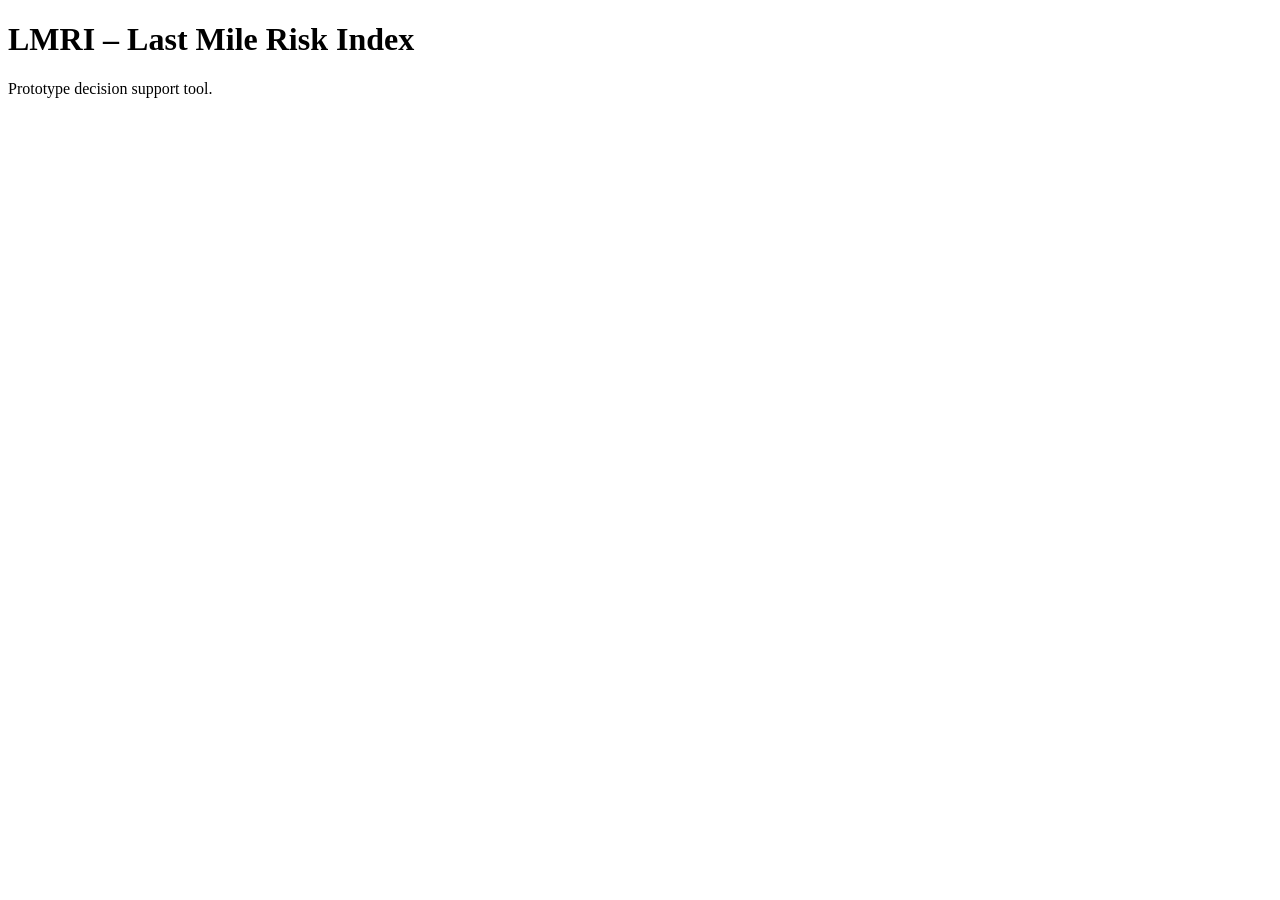
<file: index.html>
<!DOCTYPE html>
<html>
<head>
  <meta charset="utf-8">
  <title>LMRI Nutrition Ethiopia</title>
</head>
<body>
  <h1>LMRI – Last Mile Risk Index</h1>
  <p>Prototype decision support tool.</p>
</body>
</html>
</file>
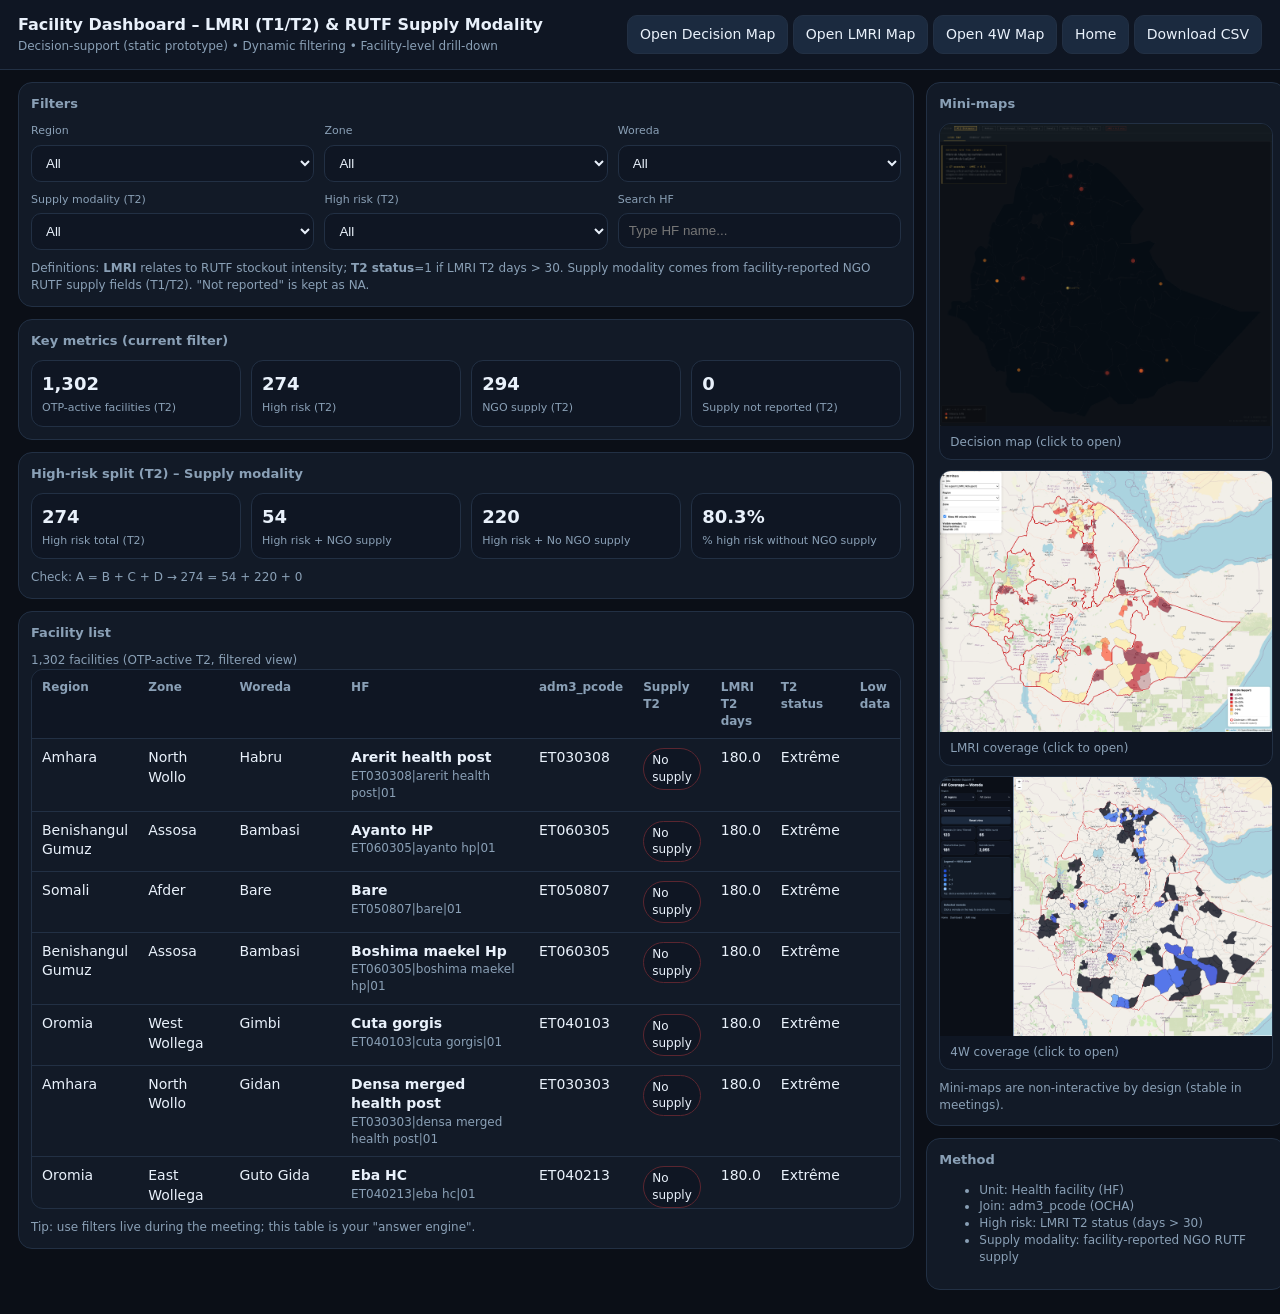
<file: dashboard.html>
<!doctype html>
<html lang="en">
<head>
  <meta charset="utf-8" />
  <meta name="viewport" content="width=device-width,initial-scale=1" />
  <title>Dashboard – Facility LMRI & Supply Modality</title>

  <!-- ✅ PATCH: correct CSS path -->
  <link rel="stylesheet" href="assets/css/app.css" />
</head>

<body>
  <header class="topbar">
    <div class="topbar__left">
      <h1>Facility Dashboard – LMRI (T1/T2) & RUTF Supply Modality</h1>
      <div class="subtitle">Decision-support (static prototype) • Dynamic filtering • Facility-level drill-down</div>
    </div>
    <div class="topbar__right">
      <a class="btn" href="decision-map.html">Open Decision Map</a>
      <a class="btn" href="map.html">Open LMRI Map</a>
      <a class="btn" href="map_4w.html">Open 4W Map</a>
      <a class="btn" href="index.html">Home</a>
      <a class="btn" href="data/dashboard_facility_layer_v2_clean.csv" download>Download CSV</a>
    </div>
  </header>

  <main class="layout">
    <!-- LEFT: Controls + KPIs + Tables -->
    <section class="panel">
      <div class="card">
        <h2>Filters</h2>

        <div class="filters">
          <div>
            <label>Region</label>
            <select id="fRegion"></select>
          </div>

          <div>
            <label>Zone</label>
            <select id="fZone"></select>
          </div>

          <div>
            <label>Woreda</label>
            <select id="fWoreda"></select>
          </div>

          <div>
            <label>Supply modality (T2)</label>
            <select id="fSupplyT2">
              <option value="">All</option>
              <option value="1">NGO supplied RUTF</option>
              <option value="0">No NGO supply</option>
              <option value="na">Not reported</option>
            </select>
          </div>

          <div>
            <label>High risk (T2)</label>
            <select id="fHighRisk">
              <option value="">All</option>
              <option value="1">High risk</option>
              <option value="0">Not high risk</option>
            </select>
          </div>

          <div>
            <label>Search HF</label>
            <input id="fSearch" placeholder="Type HF name..." />
          </div>
        </div>

        <div class="note">
          Definitions: <b>LMRI</b> relates to RUTF stockout intensity; <b>T2 status</b>=1 if LMRI T2 days &gt; 30.
          Supply modality comes from facility-reported NGO RUTF supply fields (T1/T2). "Not reported" is kept as NA.
        </div>
      </div>

      <div class="card">
        <h2>Key metrics (current filter)</h2>
        <div class="kpis" id="kpis"></div>
      </div>

      <div class="card">
        <h2>High-risk split (T2) – Supply modality</h2>
        <div class="hrgrid">
          <div class="hrbox">
            <div class="hrv" id="hrTotal">–</div>
            <div class="hrl">High risk total (T2)</div>
          </div>
          <div class="hrbox">
            <div class="hrv" id="hrSupply">–</div>
            <div class="hrl">High risk + NGO supply</div>
          </div>
          <div class="hrbox">
            <div class="hrv" id="hrNoSupply">–</div>
            <div class="hrl">High risk + No NGO supply</div>
          </div>
          <div class="hrbox">
            <div class="hrv" id="hrPctNoSupply">–</div>
            <div class="hrl">% high risk without NGO supply</div>
          </div>
        </div>

        <div class="small note" id="hrCheck"></div>
      </div>

      <div class="card">
        <h2>Facility list</h2>
        <div class="small" id="countLine"></div>
        <div class="tablewrap">
          <table>
            <thead>
              <tr>
                <th>Region</th>
                <th>Zone</th>
                <th>Woreda</th>
                <th>HF</th>
                <th>adm3_pcode</th>
                <th>Supply T2</th>
                <th>LMRI T2 days</th>
                <th>T2 status</th>
                <th>Low data</th>
              </tr>
            </thead>
            <tbody id="rows"></tbody>
          </table>
        </div>
        <div class="note small">Tip: use filters live during the meeting; this table is your "answer engine".</div>
      </div>
    </section>

    <!-- RIGHT: Mini maps (clickable only) -->
    <aside class="rail">
      <div class="card">
        <h2>Mini-maps</h2>

        <a class="minimap" href="decision-map.html" title="Open Decision Map">
          <img src="assets/img/minimap_decision.png" alt="Decision map minimap" />
          <div class="minimap__label">Decision map (click to open)</div>
        </a>

        <a class="minimap" href="map.html" title="Open LMRI coverage map">
          <img src="assets/img/minimap_lmri.png" alt="LMRI minimap" />
          <div class="minimap__label">LMRI coverage (click to open)</div>
        </a>

        <a class="minimap" href="map_4w.html" title="Open 4W coverage map">
          <img src="assets/img/minimap_4w.png" alt="4W minimap" />
          <div class="minimap__label">4W coverage (click to open)</div>
        </a>

        <div class="note small">Mini-maps are non-interactive by design (stable in meetings).</div>
      </div>

      <div class="card">
        <h2>Method</h2>
        <ul class="small">
          <li>Unit: Health facility (HF)</li>
          <li>Join: adm3_pcode (OCHA)</li>
          <li>High risk: LMRI T2 status (days &gt; 30)</li>
          <li>Supply modality: facility-reported NGO RUTF supply</li>
        </ul>
      </div>
    </aside>
  </main>

  <!-- ✅ PATCH: correct JS path (your repo uses assets/js/) -->
  <script src="assets/js/dashboard.js"></script>
</body>
</html>
</file>
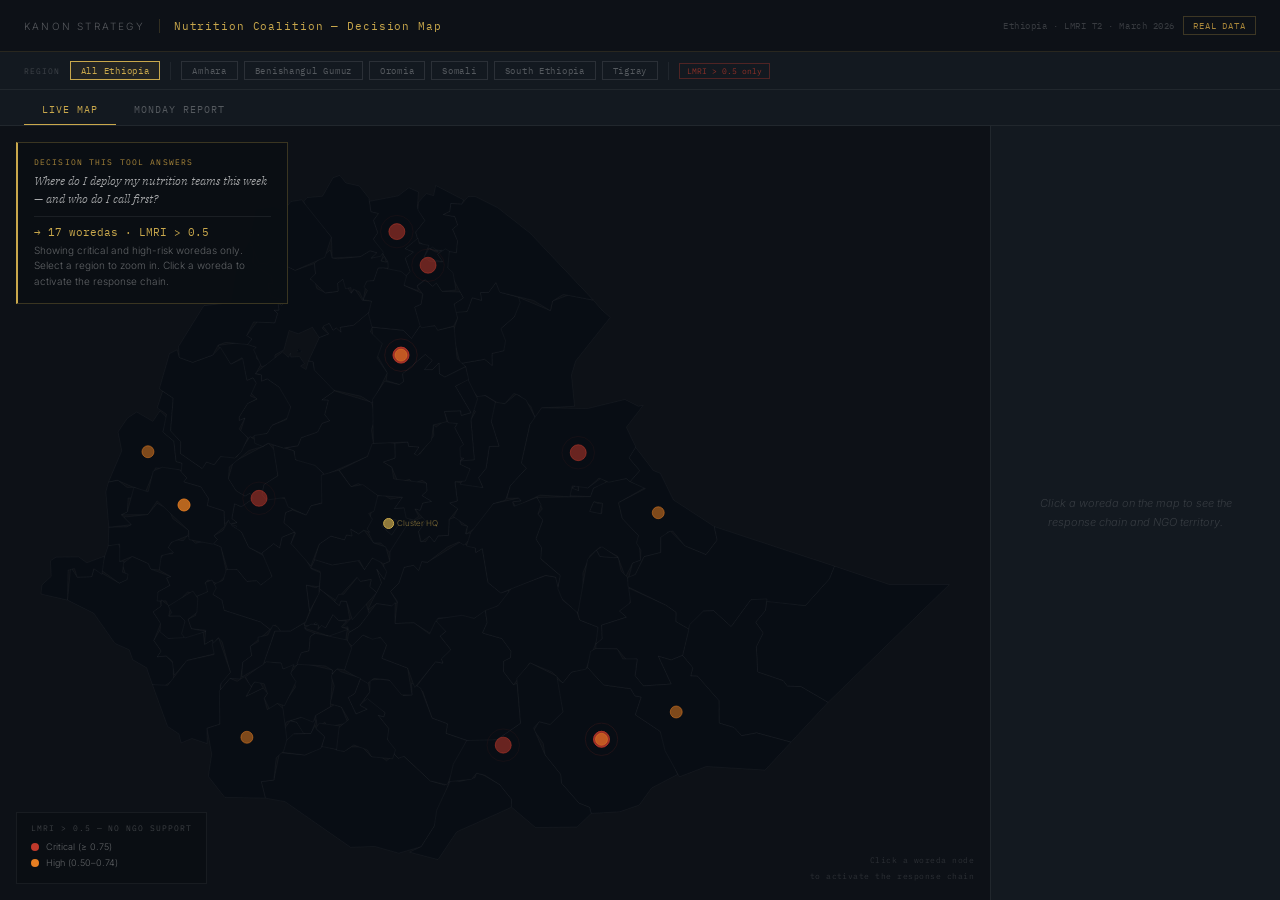
<file: decision-map.html>
<!DOCTYPE html>
<html lang="en">
<head>
<meta charset="UTF-8">
<meta name="viewport" content="width=device-width, initial-scale=1.0">
<title>Nutrition Coalition Decision Map — Ethiopia</title>
<link href="https://fonts.googleapis.com/css2?family=IBM+Plex+Mono:wght@400;500&family=IBM+Plex+Serif:ital,wght@0,300;1,300&family=Inter:wght@300;400;500&display=swap" rel="stylesheet">
<style>
  :root{--void:#0D1117;--void2:#131920;--gold:#C9A84C;--gold-d:#A8863A;--serif:'IBM Plex Serif',Georgia,serif;--sans:'Inter',system-ui,sans-serif;--mono:'IBM Plex Mono',monospace;}
  *,*::before,*::after{box-sizing:border-box;margin:0;padding:0;}
  html,body{height:100%;background:var(--void);color:#fff;font-family:var(--sans);-webkit-font-smoothing:antialiased;overflow:hidden;display:flex;flex-direction:column;}
  header{height:52px;flex-shrink:0;z-index:30;background:var(--void);border-bottom:0.5px solid rgba(201,168,76,0.15);padding:0 24px;display:flex;align-items:center;justify-content:space-between;}
  .h-left{display:flex;align-items:center;gap:14px;}
  .h-brand{font-size:10px;font-weight:300;letter-spacing:0.22em;color:rgba(255,255,255,0.3);text-transform:uppercase;}
  .h-sep{width:1px;height:14px;background:rgba(201,168,76,0.2);}
  .h-title{font-family:var(--mono);font-size:11px;color:var(--gold);letter-spacing:0.08em;}
  .h-right{display:flex;align-items:center;gap:8px;}
  .h-meta{font-family:var(--mono);font-size:9px;color:rgba(255,255,255,0.18);letter-spacing:0.06em;}
  .h-badge{font-family:var(--mono);font-size:9px;letter-spacing:0.1em;text-transform:uppercase;padding:3px 9px;border:0.5px solid rgba(201,168,76,0.25);color:var(--gold-d);}

  /* REGION FILTER BAR */
  .filter-bar{
    height:38px;flex-shrink:0;background:var(--void2);
    border-bottom:0.5px solid rgba(255,255,255,0.06);
    display:flex;align-items:center;padding:0 24px;gap:6px;overflow-x:auto;
    scrollbar-width:none;
  }
  .filter-bar::-webkit-scrollbar{display:none;}
  .filter-label{font-family:var(--mono);font-size:8px;letter-spacing:0.12em;text-transform:uppercase;color:rgba(255,255,255,0.18);margin-right:4px;white-space:nowrap;flex-shrink:0;}
  .region-btn{
    font-family:var(--mono);font-size:9px;letter-spacing:0.08em;
    padding:3px 10px;border:0.5px solid rgba(255,255,255,0.1);
    color:rgba(255,255,255,0.28);background:transparent;cursor:pointer;
    transition:all 0.15s;white-space:nowrap;flex-shrink:0;user-select:none;
  }
  .region-btn:hover{border-color:rgba(255,255,255,0.3);color:rgba(255,255,255,0.65);}
  .region-btn.active{border-color:var(--gold);color:var(--gold);background:rgba(201,168,76,0.08);}
  .filter-sep{width:1px;height:18px;background:rgba(255,255,255,0.06);flex-shrink:0;margin:0 4px;}
  .lmri-badge{font-family:var(--mono);font-size:8px;padding:2px 7px;border:0.5px solid rgba(192,57,43,0.35);color:rgba(192,57,43,0.7);flex-shrink:0;}

  .tabs{height:36px;flex-shrink:0;background:var(--void2);border-bottom:0.5px solid rgba(255,255,255,0.06);display:flex;align-items:flex-end;padding:0 24px;z-index:20;}
  .tab{font-family:var(--mono);font-size:10px;letter-spacing:0.1em;text-transform:uppercase;color:rgba(255,255,255,0.28);padding:0 18px 8px;border-bottom:1.5px solid transparent;cursor:pointer;transition:color 0.15s;user-select:none;}
  .tab:hover{color:rgba(255,255,255,0.55);}
  .tab.active{color:var(--gold);border-bottom-color:var(--gold);}
  .workspace{flex:1;display:flex;overflow:hidden;}
  .map-view{flex:1;position:relative;overflow:hidden;display:flex;}
  #mapCanvas{display:block;flex:1;cursor:default;}

  .decision-box{position:absolute;top:16px;left:16px;z-index:20;background:rgba(10,14,19,0.96);border:0.5px solid rgba(201,168,76,0.25);border-left:2px solid var(--gold);padding:14px 16px;width:272px;}
  .db-qlabel{font-family:var(--mono);font-size:8px;letter-spacing:0.14em;text-transform:uppercase;color:var(--gold-d);margin-bottom:5px;}
  .db-q{font-family:var(--serif);font-size:12px;font-weight:300;font-style:italic;color:rgba(255,255,255,0.65);line-height:1.5;margin-bottom:8px;}
  .db-div{height:0.5px;background:rgba(255,255,255,0.07);margin-bottom:8px;}
  .db-answer{font-family:var(--mono);font-size:11px;color:var(--gold);margin-bottom:4px;}
  .db-sub{font-family:var(--sans);font-size:10px;font-weight:300;color:rgba(255,255,255,0.35);line-height:1.55;}

  .graph-legend{position:absolute;top:16px;right:16px;z-index:20;background:rgba(10,14,19,0.92);border:0.5px solid rgba(255,255,255,0.06);padding:10px 14px;display:none;}
  .graph-legend.visible{display:block;}
  .gl-title{font-family:var(--mono);font-size:8px;letter-spacing:0.12em;text-transform:uppercase;color:rgba(255,255,255,0.2);margin-bottom:8px;}
  .gl-row{display:flex;align-items:center;gap:6px;margin-bottom:5px;}
  .gl-dot{width:7px;height:7px;border-radius:50%;flex-shrink:0;}
  .gl-lbl{font-family:var(--sans);font-size:9px;font-weight:300;color:rgba(255,255,255,0.35);}

  .ngo-territory-legend{position:absolute;bottom:100px;right:16px;z-index:20;background:rgba(10,14,19,0.92);border:0.5px solid rgba(255,255,255,0.06);padding:10px 14px;display:none;}
  .ngo-territory-legend.visible{display:block;}
  .ntl-title{font-family:var(--mono);font-size:8px;letter-spacing:0.12em;text-transform:uppercase;color:rgba(255,255,255,0.2);margin-bottom:6px;}
  .ntl-ngo{font-family:var(--sans);font-size:10px;font-weight:400;margin-bottom:2px;}
  .ntl-sub{font-family:var(--mono);font-size:8px;color:rgba(255,255,255,0.2);letter-spacing:0.04em;}

  .risk-legend{position:absolute;bottom:16px;left:16px;z-index:20;background:rgba(10,14,19,0.9);border:0.5px solid rgba(255,255,255,0.06);padding:10px 14px;}
  .rl-title{font-family:var(--mono);font-size:8px;letter-spacing:0.12em;text-transform:uppercase;color:rgba(255,255,255,0.2);margin-bottom:8px;}
  .rl-row{display:flex;align-items:center;gap:7px;margin-bottom:5px;}
  .rl-dot{width:8px;height:8px;border-radius:50%;flex-shrink:0;}
  .rl-lbl{font-family:var(--sans);font-size:9px;font-weight:300;color:rgba(255,255,255,0.35);}

  .map-hint{position:absolute;bottom:16px;right:16px;z-index:20;text-align:right;}
  .map-hint span{display:block;font-family:var(--mono);font-size:8px;color:rgba(255,255,255,0.13);letter-spacing:0.06em;line-height:2;}

  .panel{width:290px;flex-shrink:0;background:var(--void2);border-left:0.5px solid rgba(255,255,255,0.06);display:flex;flex-direction:column;overflow:hidden;}
  .panel-empty{flex:1;display:flex;align-items:center;justify-content:center;padding:24px;font-family:var(--sans);font-size:11px;font-weight:300;font-style:italic;color:rgba(255,255,255,0.15);line-height:1.7;text-align:center;}
  .panel-content{flex:1;overflow-y:auto;display:none;}
  .pc-block{padding:14px 18px;border-bottom:0.5px solid rgba(255,255,255,0.05);}
  .pc-label{font-family:var(--mono);font-size:8px;letter-spacing:0.14em;text-transform:uppercase;color:var(--gold-d);margin-bottom:8px;}
  .pc-name{font-family:var(--serif);font-size:17px;font-weight:300;color:#fff;line-height:1.3;margin-bottom:3px;}
  .pc-region{font-family:var(--mono);font-size:9px;letter-spacing:0.08em;color:rgba(255,255,255,0.28);margin-bottom:10px;}
  .pc-grid{display:grid;grid-template-columns:1fr 1fr;gap:1px;background:rgba(255,255,255,0.05);margin-bottom:12px;}
  .pg-cell{background:var(--void2);padding:9px 11px;}
  .pg-val{font-family:var(--mono);font-size:16px;font-weight:500;line-height:1;margin-bottom:3px;}
  .pg-lbl{font-family:var(--sans);font-size:9px;font-weight:300;color:rgba(255,255,255,0.25);line-height:1.4;}
  .coverage-badge{display:inline-flex;align-items:center;gap:6px;padding:5px 10px;margin-bottom:12px;font-family:var(--mono);font-size:9px;letter-spacing:0.06em;}
  .pc-action-box{background:rgba(201,168,76,0.05);border:0.5px solid rgba(201,168,76,0.15);border-left:2px solid var(--gold);padding:10px 12px;}
  .pa-label{font-family:var(--mono);font-size:8px;letter-spacing:0.12em;text-transform:uppercase;color:var(--gold-d);margin-bottom:5px;}
  .pa-text{font-family:var(--sans);font-size:11px;font-weight:300;color:rgba(255,255,255,0.7);line-height:1.6;}
  .chain-wrap{display:flex;flex-direction:column;}
  .chain-node{display:flex;align-items:flex-start;gap:10px;padding:10px 8px;cursor:pointer;transition:background 0.12s;border-left:2px solid transparent;}
  .chain-node:hover{background:rgba(255,255,255,0.03);}
  .chain-node.active-node{background:rgba(255,255,255,0.05);border-left-color:var(--gold);}
  .chain-node.gap-node{opacity:0.6;cursor:default;}
  .chain-connector{padding-left:12px;display:flex;align-items:center;gap:8px;height:16px;}
  .chain-line{width:1px;height:100%;background:rgba(255,255,255,0.1);}
  .chain-arrow{font-family:var(--mono);font-size:8px;color:rgba(255,255,255,0.18);}
  .cr-dot{width:7px;height:7px;border-radius:50%;flex-shrink:0;margin-top:3px;}
  .cr-info{flex:1;}
  .cr-org{font-family:var(--sans);font-size:11px;font-weight:400;color:rgba(255,255,255,0.75);}
  .cr-name{font-family:var(--sans);font-size:10px;font-weight:300;color:rgba(255,255,255,0.35);}
  .cr-role{font-family:var(--mono);font-size:8px;color:rgba(255,255,255,0.2);letter-spacing:0.06em;text-transform:uppercase;}
  .cr-location{font-family:var(--mono);font-size:8px;color:rgba(201,168,76,0.5);letter-spacing:0.04em;margin-top:2px;}
  .cr-gap{font-family:var(--mono);font-size:8px;color:#C0392B;letter-spacing:0.06em;text-transform:uppercase;margin-top:2px;}

  .report-view{flex:1;overflow-y:auto;padding:28px 32px;display:none;}
  .report-view.visible{display:block;}
  .map-view.hidden,.panel.hidden{display:none;}
  .report-header{margin-bottom:28px;}
  .report-date{font-family:var(--mono);font-size:9px;letter-spacing:0.12em;color:var(--gold-d);text-transform:uppercase;margin-bottom:8px;}
  .report-title{font-family:var(--serif);font-size:26px;font-weight:300;color:#fff;line-height:1.25;margin-bottom:8px;}
  .report-sub{font-family:var(--sans);font-size:13px;font-weight:300;color:rgba(255,255,255,0.35);line-height:1.6;max-width:620px;}
  .report-rule{width:40px;height:1px;background:var(--gold);margin:18px 0;}
  .report-cards{display:grid;grid-template-columns:repeat(auto-fill,minmax(300px,1fr));gap:1px;background:rgba(255,255,255,0.05);}
  .report-card{background:var(--void2);padding:18px 20px;border-left:3px solid transparent;transition:background 0.15s;cursor:pointer;}
  .report-card:hover{background:#0d1520;}
  .rc-header{display:flex;align-items:flex-start;justify-content:space-between;margin-bottom:8px;gap:12px;}
  .rc-name{font-family:var(--serif);font-size:15px;font-weight:300;color:#fff;line-height:1.3;}
  .rc-region{font-family:var(--mono);font-size:8px;color:rgba(255,255,255,0.25);letter-spacing:0.08em;margin-top:2px;}
  .rc-risk{font-family:var(--mono);font-size:10px;font-weight:500;white-space:nowrap;}
  .rc-stats{display:flex;gap:14px;margin-bottom:8px;}
  .rc-sv{font-family:var(--mono);font-size:14px;font-weight:500;color:rgba(255,255,255,0.7);line-height:1;}
  .rc-sl{font-family:var(--sans);font-size:9px;font-weight:300;color:rgba(255,255,255,0.25);margin-top:2px;}
  .rc-chain{display:flex;align-items:center;gap:4px;margin-top:8px;flex-wrap:wrap;}
  .rc-chain-node{font-family:var(--mono);font-size:8px;padding:2px 6px;border:0.5px solid rgba(255,255,255,0.1);color:rgba(255,255,255,0.3);}
  .rc-chain-arrow{font-family:var(--mono);font-size:8px;color:rgba(255,255,255,0.15);}
  .report-summary{margin-top:28px;padding:18px 22px;background:rgba(201,168,76,0.04);border:0.5px solid rgba(201,168,76,0.15);border-left:2px solid var(--gold);max-width:680px;}
  .rs-label{font-family:var(--mono);font-size:8px;letter-spacing:0.14em;text-transform:uppercase;color:var(--gold-d);margin-bottom:8px;}
  .rs-text{font-family:var(--serif);font-size:14px;font-weight:300;font-style:italic;color:rgba(255,255,255,0.65);line-height:1.7;}
  ::-webkit-scrollbar{width:3px;}
  ::-webkit-scrollbar-thumb{background:rgba(255,255,255,0.08);}
</style>
</head>
<body>
<header>
  <div class="h-left">
    <span class="h-brand">Kanon Strategy</span>
    <div class="h-sep"></div>
    <span class="h-title">Nutrition Coalition — Decision Map</span>
  </div>
  <div class="h-right">
    <span class="h-meta">Ethiopia · LMRI T2 · March 2026</span>
    <span class="h-badge">Real data</span>
  </div>
</header>

<!-- REGION FILTER BAR -->
<div class="filter-bar">
  <span class="filter-label">Region</span>
  <button class="region-btn active" data-region="all">All Ethiopia</button>
  <div class="filter-sep"></div>
  <button class="region-btn" data-region="Amhara">Amhara</button>
  <button class="region-btn" data-region="Benishangul Gumuz">Benishangul Gumuz</button>
  <button class="region-btn" data-region="Oromia">Oromia</button>
  <button class="region-btn" data-region="Somali">Somali</button>
  <button class="region-btn" data-region="South Ethiopia">South Ethiopia</button>
  <button class="region-btn" data-region="Tigray">Tigray</button>
  <div class="filter-sep"></div>
  <span class="lmri-badge">LMRI &gt; 0.5 only</span>
</div>

<div class="tabs">
  <div class="tab active" data-tab="map">Live Map</div>
  <div class="tab" data-tab="report">Monday Report</div>
</div>

<div class="workspace">
  <div class="map-view" id="mapView">
    <canvas id="mapCanvas"></canvas>
    <div class="decision-box">
      <div class="db-qlabel">Decision this tool answers</div>
      <div class="db-q">Where do I deploy my nutrition teams this week — and who do I call first?</div>
      <div class="db-div"></div>
      <div class="db-answer" id="db-answer">→ 17 woredas · LMRI > 0.5</div>
      <div class="db-sub" id="db-sub">Showing critical and high-risk woredas only. Select a region to zoom in. Click a woreda to activate the response chain.</div>
    </div>
    <div class="graph-legend" id="graphLegend">
      <div class="gl-title">Response chain</div>
      <div class="gl-row"><div class="gl-dot" style="background:#C0392B"></div><span class="gl-lbl">Woreda at risk</span></div>
      <div class="gl-row"><div class="gl-dot" style="background:#5B8DB8"></div><span class="gl-lbl">NGO field presence</span></div>
      <div class="gl-row"><div class="gl-dot" style="background:#C0392B;opacity:0.4"></div><span class="gl-lbl">No NGO — gap</span></div>
      <div class="gl-row"><div class="gl-dot" style="background:#9B7FCC"></div><span class="gl-lbl">Regional BoH</span></div>
      <div class="gl-row"><div class="gl-dot" style="background:#C9A84C"></div><span class="gl-lbl">UNICEF Addis</span></div>
    </div>
    <div class="ngo-territory-legend" id="ngoTerritoryLegend">
      <div class="ntl-title">NGO territory</div>
      <div class="ntl-ngo" id="ntlNgoName"></div>
      <div class="ntl-sub" id="ntlNgoSub"></div>
    </div>
    <div class="risk-legend">
      <div class="rl-title">LMRI > 0.5 — no NGO support</div>
      <div class="rl-row"><div class="rl-dot" style="background:#C0392B"></div><span class="rl-lbl">Critical (≥ 0.75)</span></div>
      <div class="rl-row"><div class="rl-dot" style="background:#E67E22"></div><span class="rl-lbl">High (0.50–0.74)</span></div>
    </div>
    <div class="map-hint" id="mapHint">
      <span>Click a woreda node</span>
      <span>to activate the response chain</span>
    </div>
  </div>

  <div class="panel" id="sidePanel">
    <div class="panel-empty" id="panelEmpty">Click a woreda on the map to see the response chain and NGO territory.</div>
    <div class="panel-content" id="panelContent"></div>
  </div>

  <div class="report-view" id="reportView">
    <div class="report-header">
      <div class="report-date" id="reportDate">Monday — Weekly Decision Brief</div>
      <div class="report-title">Where do you deploy<br>your nutrition teams this week?</div>
      <div class="report-rule"></div>
      <div class="report-sub" id="reportSub">Loading...</div>
    </div>
    <div class="report-cards" id="reportCards"></div>
    <div class="report-summary">
      <div class="rs-label">Monday morning summary</div>
      <div class="rs-text" id="reportSummary">Loading...</div>
    </div>
  </div>
</div>

<script>
const GEO      = {"type":"FeatureCollection","features":[{"type":"Feature","properties":{"adm2_pcode":"ET0508","adm2_name":"Afder","adm1_name":"Somali","adm1_pcode":"ET05","center_lat":5.4176,"center_lon":42.2557},"geometry":{"type":"Polygon","coordinates":[[[42.0288,6.6148],[41.7579,6.5405],[41.6197,6.3617],[41.4815,6.4465],[41.6199,5.8778],[41.4085,5.6656],[41.2286,5.7126],[41.1431,5.5696],[41.2949,5.3514],[41.324,5.1564],[41.5812,4.8316],[41.5971,4.6816],[41.8853,4.3491],[42.0591,4.2786],[42.0845,4.1778],[42.5545,4.2063],[42.8767,4.3183],[43.0808,4.6042],[43.5085,4.8293],[43.2241,5.5492],[42.8129,5.8269],[42.9116,6.1237],[42.8066,6.1428],[42.7375,6.2627],[42.2899,6.3266],[42.0288,6.6148]]]}},{"type":"Feature","properties":{"adm2_pcode":"ET1202","adm2_name":"Agnewak","adm1_name":"Gambela","adm1_pcode":"ET12","center_lat":7.3724,"center_lon":34.4926},"geometry":{"type":"Polygon","coordinates":[[[34.8264,8.2619],[34.7853,8.3552],[34.5227,8.4755],[34.3543,8.347],[34.4397,8.0938],[34.306,8.0279],[33.8898,8.2697],[33.8525,8.1361],[33.6144,8.127],[33.5058,8.2937],[33.4539,7.7442],[33.8856,7.5254],[34.2357,7.0197],[34.4718,6.9143],[34.5288,6.7472],[34.757,6.6138],[34.8529,6.332],[35.0113,6.2803],[35.1995,6.4109],[35.1977,6.6802],[35.0799,6.8108],[34.9337,6.7963],[34.9979,6.8929],[34.8771,7.0698],[34.9887,7.3544],[34.8643,7.5453],[34.9985,7.6436],[34.9443,7.8794],[35.141,7.989],[35.0891,8.1139],[35.1577,8.1367],[34.8264,8.2619]]]}},{"type":"Feature","properties":{"adm2_pcode":"ET0712","adm2_name":"Alle","adm1_name":"SNNP","adm1_pcode":"ET07","center_lat":5.5578,"center_lon":37.1684},"geometry":{"type":"Polygon","coordinates":[[[37.126,5.7277],[37.01,5.565],[37.068,5.388],[37.1834,5.5083],[37.3617,5.5118],[37.2299,5.7042],[37.126,5.7277]]]}},{"type":"Feature","properties":{"adm2_pcode":"ET0721","adm2_name":"Amaro","adm1_name":"SNNP","adm1_pcode":"ET07","center_lat":5.8105,"center_lon":37.7772},"geometry":{"type":"Polygon","coordinates":[[[37.8568,5.9987],[37.5427,5.8166],[37.5744,5.6013],[37.6941,5.7066],[37.7342,5.6242],[38.0752,5.6889],[37.9686,5.956],[37.8568,5.9987]]]}},{"type":"Feature","properties":{"adm2_pcode":"ET0408","adm2_name":"Arsi","adm1_name":"Oromia","adm1_pcode":"ET04","center_lat":7.9452,"center_lon":39.6575},"geometry":{"type":"Polygon","coordinates":[[[39.9201,8.7096],[39.3877,8.3766],[39.2925,8.389],[39.2415,8.2396],[39.1594,8.3272],[39.0026,8.2929],[38.9147,8.027],[38.7773,7.8876],[38.8924,7.7241],[38.8498,7.3523],[39.1633,7.3642],[39.4469,7.1806],[39.5663,7.4454],[40.1595,7.4384],[40.5504,7.6495],[40.7094,7.8255],[40.7289,7.9063],[40.5957,7.8636],[40.3853,8.0373],[40.2911,8.6066],[40.1828,8.5391],[40.1763,8.6148],[39.9201,8.7096]]]}},{"type":"Feature","properties":{"adm2_pcode":"ET0603","adm2_name":"Assosa","adm1_name":"Benishangul Gumz","adm1_pcode":"ET06","center_lat":10.2241,"center_lon":34.7796},"geometry":{"type":"Polygon","coordinates":[[[35.0973,10.7883],[34.9782,10.9079],[34.8606,10.732],[34.5944,10.8878],[34.4397,10.7844],[34.2861,10.5542],[34.3483,10.2385],[34.1288,9.7158],[34.2708,9.7488],[34.7351,9.5453],[34.9044,9.9559],[35.3574,9.9111],[35.3413,10.0336],[35.2426,10.0606],[35.2076,10.3996],[35.0262,10.5516],[35.0973,10.7883]]]}},{"type":"Feature","properties":{"adm2_pcode":"ET0309","adm2_name":"Awi","adm1_name":"Amhara","adm1_pcode":"ET03","center_lat":11.2533,"center_lon":36.7086},"geometry":{"type":"Polygon","coordinates":[[[36.3437,12.0541],[35.9344,12.002],[36.1448,11.6856],[36.3291,11.7967],[36.4099,11.4139],[36.5122,11.4583],[36.5639,11.3713],[36.4602,11.2264],[36.575,11.1007],[36.4226,11.0314],[36.2823,10.8039],[36.2852,10.7446],[36.3772,10.7858],[36.302,10.554],[36.4353,10.4525],[36.7448,10.5295],[36.8245,10.664],[37.1007,10.7963],[37.1339,10.9609],[37.0714,11.1793],[36.9418,11.3048],[36.7462,11.4426],[36.6505,11.404],[36.6516,11.5088],[36.552,11.5228],[36.6628,11.7278],[36.5743,11.7758],[36.5664,11.9704],[36.3437,12.0541]]]}},{"type":"Feature","properties":{"adm2_pcode":"ET0201","adm2_name":"Awsi /Zone 1","adm1_name":"Afar","adm1_pcode":"ET02","center_lat":11.8149,"center_lon":41.1996},"geometry":{"type":"Polygon","coordinates":[[[42.2499,12.6034],[42.1209,12.7579],[41.7092,12.8421],[41.4486,12.7432],[41.413,12.5821],[40.891,12.8032],[40.8192,12.4787],[40.5961,12.2832],[40.6459,11.9142],[40.4497,11.867],[40.4546,11.6652],[40.3297,11.7692],[39.927,11.6986],[40.0153,11.6456],[40.0712,11.3256],[40.2198,11.134],[40.3435,11.1647],[40.5676,11.0271],[40.6618,11.0266],[40.8102,11.1985],[40.9083,11.1608],[41.093,10.9804],[41.1668,10.7799],[41.2682,10.9579],[41.8117,10.9839],[41.7599,11.5079],[41.829,11.741],[42.3997,12.4697],[42.2499,12.6034]]]}},{"type":"Feature","properties":{"adm2_pcode":"ET0411","adm2_name":"Bale","adm1_name":"Oromia","adm1_pcode":"ET04","center_lat":6.462,"center_lon":40.0066},"geometry":{"type":"Polygon","coordinates":[[[40.3416,7.5702],[40.1554,7.4376],[39.9575,7.4906],[39.5456,7.4282],[39.5357,7.3518],[39.6889,7.2198],[39.5935,7.1412],[39.7707,6.9151],[39.6156,6.7613],[39.6414,6.6902],[39.5202,6.7142],[39.2061,6.3011],[39.3099,6.2188],[39.463,5.7704],[39.7165,5.6763],[39.6916,5.5162],[40.1744,5.3534],[40.5329,5.4106],[40.9223,5.6834],[40.864,6.351],[40.8047,6.3281],[40.6404,6.5494],[40.6433,6.7226],[40.7536,6.7773],[40.7648,6.8892],[40.6134,7.1019],[40.295,7.1942],[40.3707,7.3682],[40.3416,7.5702]]]}},{"type":"Feature","properties":{"adm2_pcode":"ET0716","adm2_name":"Basketo","adm1_name":"SNNP","adm1_pcode":"ET07","center_lat":6.2644,"center_lon":36.5625},"geometry":{"type":"Polygon","coordinates":[[[36.6178,6.3898],[36.5275,6.3706],[36.397,6.1332],[36.6786,6.273],[36.6178,6.3898]]]}},{"type":"Feature","properties":{"adm2_pcode":"ET1103","adm2_name":"Bench Sheko","adm1_name":"South West Ethiopia","adm1_pcode":"ET11","center_lat":6.8604,"center_lon":35.4253},"geometry":{"type":"Polygon","coordinates":[[[35.1143,7.1021],[34.9702,7.234],[34.8771,7.0698],[34.9979,6.8929],[34.9337,6.7963],[35.0799,6.8108],[35.1796,6.7274],[35.2136,6.4886],[35.4208,6.734],[35.8843,6.8493],[35.8454,7.0811],[35.7125,7.0044],[35.69,7.2059],[35.1143,7.1021]]]}},{"type":"Feature","properties":{"adm2_pcode":"ET0412","adm2_name":"Borena","adm1_name":"Oromia","adm1_pcode":"ET04","center_lat":4.4212,"center_lon":38.28},"geometry":{"type":"Polygon","coordinates":[[[38.1362,5.2897],[38.0123,5.214],[37.6742,5.3076],[37.3672,5.1551],[36.949,5.1947],[36.8547,4.7361],[36.6464,4.7108],[36.7143,4.4339],[37.0397,4.3756],[38.1211,3.6117],[38.5169,3.6269],[38.9136,3.5139],[39.2847,3.6231],[39.4997,3.9657],[39.7443,4.7043],[39.672,4.6519],[39.4328,4.7226],[38.9848,5.1417],[38.9047,5.1003],[38.8428,5.166],[38.7133,5.0585],[38.5888,5.1477],[38.4594,5.1274],[38.3116,5.2906],[38.1362,5.2897]]]}},{"type":"Feature","properties":{"adm2_pcode":"ET0416","adm2_name":"Buno Bedele","adm1_name":"Oromia","adm1_pcode":"ET04","center_lat":8.5362,"center_lon":36.3024},"geometry":{"type":"Polygon","coordinates":[[[36.1086,9.08],[36.0173,8.9078],[35.8681,8.8205],[35.9236,8.754],[35.8567,8.6802],[35.9806,8.6328],[36.096,8.2405],[36.2469,8.2577],[36.4095,8.0555],[36.5677,8.0662],[36.6394,7.9949],[36.8256,8.1268],[36.7224,8.4634],[36.4407,8.6267],[36.3233,8.8821],[36.1086,9.08]]]}},{"type":"Feature","properties":{"adm2_pcode":"ET0722","adm2_name":"Burji","adm1_name":"SNNP","adm1_pcode":"ET07","center_lat":5.4704,"center_lon":37.81},"geometry":{"type":"Polygon","coordinates":[[[37.9435,5.6395],[37.6034,5.6867],[37.5479,5.602],[37.6913,5.46],[37.6455,5.2972],[37.9008,5.2449],[37.9435,5.6395]]]}},{"type":"Feature","properties":{"adm2_pcode":"ET0102","adm2_name":"Central","adm1_name":"Tigray","adm1_pcode":"ET01","center_lat":13.9032,"center_lon":38.8822},"geometry":{"type":"Polygon","coordinates":[[[39.0807,14.6365],[38.9049,14.5012],[38.4298,14.4094],[38.4533,14.2346],[38.5777,14.204],[38.4955,14.0918],[38.5658,13.8835],[38.4929,13.7755],[38.7306,13.409],[38.7316,13.2623],[39.036,13.1699],[39.1013,13.2378],[39.0208,13.4607],[39.159,13.5611],[39.0202,13.6184],[39.225,13.7762],[39.1938,13.8947],[39.3448,14.0876],[39.2192,14.3049],[39.2386,14.5659],[39.0807,14.6365]]]}},{"type":"Feature","properties":{"adm2_pcode":"ET0311","adm2_name":"Central Gondar","adm1_name":"Amhara","adm1_pcode":"ET03","center_lat":12.6165,"center_lon":37.7022},"geometry":{"type":"Polygon","coordinates":[[[36.5801,12.3966],[36.4061,12.1655],[36.4931,12.1068],[36.4161,12.0171],[36.5664,11.9704],[36.5201,11.9301],[36.6549,11.6416],[36.8823,11.7401],[36.8709,11.8432],[37.0186,11.9248],[37.1061,12.2511],[37.2578,12.1959],[37.4914,12.3043],[37.6035,12.13],[37.7586,12.1913],[37.6461,12.2922],[37.7671,12.3677],[37.8301,12.2515],[37.8824,12.2923],[37.9648,12.2181],[37.9492,12.3009],[38.1718,12.3387],[38.4658,12.5863],[38.4655,12.7428],[38.3122,12.7544],[38.1923,12.9392],[38.1241,12.876],[37.9934,13.1066],[37.905,13.0419],[37.9127,12.9053],[37.7145,12.8772],[37.5632,12.9521],[37.524,13.0953],[37.4551,13.1022],[37.5428,13.197],[37.5237,13.3699],[37.2047,13.2557],[36.8248,13.4482],[36.7347,13.3631],[36.6095,13.3752],[36.5214,13.5924],[36.5155,13.3494],[36.8322,13.1124],[36.8266,13.0332],[36.7557,13.035],[36.8008,12.8177],[37.0552,12.7387],[36.9859,12.6725],[36.9226,12.7104],[36.9377,12.5914],[36.8567,12.5894],[36.915,12.5357],[36.8691,12.3788],[36.5801,12.3966]]]}},{"type":"Feature","properties":{"adm2_pcode":"ET0511","adm2_name":"Daawa","adm1_name":"Somali","adm1_pcode":"ET05","center_lat":4.1288,"center_lon":39.9641},"geometry":{"type":"Polygon","coordinates":[[[40.3028,4.8215],[40.1955,4.8515],[40.1694,4.7754],[39.9145,4.7115],[39.7755,4.7454],[39.5397,4.2352],[39.4997,3.9657],[39.2847,3.6231],[39.0911,3.5311],[39.5603,3.4067],[39.8667,3.8694],[40.7734,4.2825],[40.7742,4.4141],[40.5772,4.6608],[40.3028,4.8215]]]}},{"type":"Feature","properties":{"adm2_pcode":"ET1104","adm2_name":"Dawuro","adm1_name":"South West Ethiopia","adm1_pcode":"ET11","center_lat":6.9736,"center_lon":37.1191},"geometry":{"type":"Polygon","coordinates":[[[37.3821,7.2465],[37.3495,7.3577],[37.1286,7.2284],[36.8754,7.2308],[36.6911,6.7074],[36.9665,6.694],[37.0035,6.5896],[37.2389,6.6545],[37.3047,6.86],[37.435,6.8948],[37.4554,7.1352],[37.5304,7.1899],[37.3821,7.2465]]]}},{"type":"Feature","properties":{"adm2_pcode":"ET0723","adm2_name":"Derashe","adm1_name":"SNNP","adm1_pcode":"ET07","center_lat":5.6478,"center_lon":37.4011},"geometry":{"type":"Polygon","coordinates":[[[37.3133,5.7857],[37.126,5.7277],[37.2299,5.7042],[37.3465,5.513],[37.4658,5.5154],[37.5498,5.734],[37.3133,5.7857]]]}},{"type":"Feature","properties":{"adm2_pcode":"ET1502","adm2_name":"Dire Dawa rural","adm1_name":"Dire Dawa","adm1_pcode":"ET15","center_lat":9.6281,"center_lon":41.9402},"geometry":{"type":"Polygon","coordinates":[[[42.2627,9.6569],[42.3398,9.7196],[42.251,9.7835],[42.0308,9.6185],[41.8732,9.6839],[41.8773,9.5747],[41.7486,9.6364],[41.728,9.489],[42.0748,9.4737],[42.1249,9.6145],[42.2627,9.6569]]]}},{"type":"Feature","properties":{"adm2_pcode":"ET1501","adm2_name":"Dire Dawa urban","adm1_name":"Dire Dawa","adm1_pcode":"ET15","center_lat":9.6267,"center_lon":41.8267},"geometry":{"type":"Polygon","coordinates":[[[41.862,9.6782],[41.7714,9.6151],[41.8773,9.5747],[41.862,9.6782]]]}},{"type":"Feature","properties":{"adm2_pcode":"ET0507","adm2_name":"Doolo","adm1_name":"Somali","adm1_pcode":"ET05","center_lat":7.1729,"center_lon":45.9921},"geometry":{"type":"Polygon","coordinates":[[[46.9947,8.0061],[46.0944,8.312],[46.0107,8.0988],[45.6148,7.6515],[44.9807,7.7367],[44.9556,7.5681],[44.7958,7.3746],[44.9195,7.1946],[44.8075,6.9645],[44.8292,6.5419],[45.2516,6.3972],[45.3188,6.3054],[45.5428,6.2978],[45.9892,6.0344],[47.9882,8.0041],[46.9947,8.0061]]]}},{"type":"Feature","properties":{"adm2_pcode":"ET0421","adm2_name":"East Bale","adm1_name":"Oromia","adm1_pcode":"ET04","center_lat":7.2425,"center_lon":41.2457},"geometry":{"type":"Polygon","coordinates":[[[41.3388,8.1548],[40.7811,7.9524],[40.5504,7.6495],[40.3416,7.5702],[40.3707,7.3682],[40.295,7.1942],[40.6134,7.1019],[40.7648,6.8892],[40.7536,6.7773],[40.6433,6.7226],[40.6404,6.5494],[40.8052,6.3277],[41.0721,6.6943],[41.4378,6.544],[41.6197,6.3617],[41.7579,6.5405],[41.9995,6.5898],[42.2047,7.141],[42.1991,7.2914],[41.8961,7.4112],[41.8461,7.557],[41.6233,7.7336],[41.4986,8.1289],[41.3388,8.1548]]]}},{"type":"Feature","properties":{"adm2_pcode":"ET0306","adm2_name":"East Gojam","adm1_name":"Amhara","adm1_pcode":"ET03","center_lat":10.538,"center_lon":38.0027},"geometry":{"type":"Polygon","coordinates":[[[37.8542,11.2392],[37.6436,11.0888],[37.7517,11.0845],[37.6919,10.8421],[37.7748,10.7416],[37.6491,10.7004],[37.5754,10.5542],[37.3057,10.4589],[37.2534,10.3251],[37.0459,10.2884],[37.196,10.2309],[37.1907,10.1116],[37.3233,10.0081],[37.5292,9.9962],[37.7007,9.8367],[38.3975,10.1443],[38.4962,10.3636],[38.4617,10.594],[38.5312,10.7899],[38.4655,11.0516],[37.8542,11.2392]]]}},{"type":"Feature","properties":{"adm2_pcode":"ET0410","adm2_name":"East Hararge","adm1_name":"Oromia","adm1_pcode":"ET04","center_lat":8.654,"center_lon":42.0465},"geometry":{"type":"Polygon","coordinates":[[[42.7271,9.7251],[42.6638,9.7765],[42.3398,9.7196],[42.1249,9.6145],[42.0748,9.4737],[41.1918,9.4598],[41.2808,9.2672],[41.2069,9.1816],[41.2891,9.086],[41.1732,8.7682],[41.2682,8.6138],[41.2467,8.4434],[41.5707,8.161],[41.5364,7.9369],[41.6039,7.7669],[41.8614,7.5306],[41.9571,7.7748],[41.9484,8.2009],[42.0697,8.494],[42.2327,8.635],[42.5201,8.4787],[42.6514,8.1297],[42.7682,8.3632],[42.8988,8.4091],[42.8653,8.8251],[42.5993,9.1062],[42.5375,9.373],[42.978,9.6286],[42.7271,9.7251]],[[42.1291,9.3887],[42.2703,9.3617],[42.2594,9.1923],[42.0613,9.2265],[42.1291,9.3887]]]}},{"type":"Feature","properties":{"adm2_pcode":"ET0407","adm2_name":"East Shewa","adm1_name":"Oromia","adm1_pcode":"ET04","center_lat":8.3583,"center_lon":38.9708},"geometry":{"type":"Polygon","coordinates":[[[39.3288,9.1372],[39.0124,9.0017],[38.7689,8.569],[38.7655,8.3934],[38.6672,8.3505],[38.6728,8.0899],[38.5493,8.2627],[38.6277,8.0336],[38.401,7.5787],[38.5458,7.6853],[38.7989,7.6478],[38.8874,7.7037],[38.7773,7.8876],[38.9147,8.027],[39.0039,8.294],[39.1594,8.3272],[39.2415,8.2396],[39.2925,8.389],[39.3877,8.3766],[39.7181,8.6339],[39.9049,8.7162],[39.9917,8.6618],[40.082,8.7574],[40.0979,8.8638],[40.0104,8.8561],[40.0475,8.9779],[39.9476,9.0036],[39.8777,9.1447],[39.7425,9.0913],[39.7333,8.8262],[39.562,8.8178],[39.5008,8.7148],[39.4178,8.8145],[39.3611,8.7209],[39.2704,8.7245],[39.241,8.8889],[39.357,9.0621],[39.3288,9.1372]]]}},{"type":"Feature","properties":{"adm2_pcode":"ET0402","adm2_name":"East Wellega","adm1_name":"Oromia","adm1_pcode":"ET04","center_lat":9.4455,"center_lon":36.6103},"geometry":{"type":"Polygon","coordinates":[[[36.7666,10.3623],[36.1846,10.0497],[36.1053,9.7733],[36.2318,9.5703],[36.3803,9.4805],[36.4612,9.5281],[36.5149,9.4441],[36.319,9.3059],[36.2059,9.3547],[36.1615,9.1054],[36.2465,9.041],[36.1487,9.0038],[36.3233,8.8821],[36.4419,8.6255],[36.6488,8.5239],[36.8523,8.685],[36.951,8.6142],[36.9908,8.7937],[37.1994,8.8818],[37.0222,9.037],[37.0486,9.2051],[37.1608,9.251],[37.0626,9.4269],[36.8838,9.4881],[36.7337,9.4166],[36.6617,9.506],[36.6914,9.6735],[36.9223,9.8208],[36.8654,10.2503],[36.7666,10.3623]]]}},{"type":"Feature","properties":{"adm2_pcode":"ET0103","adm2_name":"Eastern","adm1_name":"Tigray","adm1_pcode":"ET01","center_lat":14.112,"center_lon":39.5903},"geometry":{"type":"Polygon","coordinates":[[[39.5228,14.674],[39.4882,14.5041],[39.3687,14.5383],[39.2391,14.3931],[39.2292,14.2666],[39.3448,14.0876],[39.1938,13.8947],[39.2351,13.739],[39.4248,13.613],[39.8639,13.5482],[39.8841,13.7482],[39.8017,13.9456],[39.8859,14.0122],[39.8376,14.1542],[39.65,14.1886],[39.7573,14.2398],[39.772,14.3739],[39.9503,14.3604],[39.9843,14.4323],[39.5228,14.674]]]}},{"type":"Feature","properties":{"adm2_pcode":"ET0504","adm2_name":"Erer","adm1_name":"Somali","adm1_pcode":"ET05","center_lat":7.7972,"center_lon":42.3363},"geometry":{"type":"Polygon","coordinates":[[[42.2279,8.4744],[42.1759,8.5801],[42.026,8.4258],[41.8671,7.5328],[41.8961,7.4112],[42.1991,7.2914],[42.1626,7.0071],[42.2688,7.0993],[42.2572,7.3246],[42.6694,7.4593],[42.552,7.5611],[42.7041,7.642],[42.7394,7.7609],[42.6867,8.1216],[42.5781,8.2285],[42.5298,8.4548],[42.2279,8.4744]]]}},{"type":"Feature","properties":{"adm2_pcode":"ET0502","adm2_name":"Fafan","adm1_name":"Somali","adm1_pcode":"ET05","center_lat":9.2045,"center_lon":43.1909},"geometry":{"type":"MultiPolygon","coordinates":[[[[43.1103,9.9089],[42.8155,10.3005],[42.707,10.1196],[42.8847,9.9085],[42.7271,9.7251],[42.9798,9.6071],[42.5375,9.373],[42.5993,9.1062],[42.8653,8.8251],[42.832,8.6952],[42.9053,8.5822],[42.8988,8.4091],[42.7682,8.3632],[42.7036,8.114],[42.8142,8.1723],[42.9576,8.4699],[43.2322,8.5391],[43.2326,8.7938],[43.3247,8.8006],[43.3397,8.8786],[43.4298,8.8984],[43.6345,8.6472],[43.9785,8.5036],[44.162,8.7466],[44.1151,8.9726],[43.4417,9.4176],[43.2249,9.8632],[43.1103,9.9089]]],[[[42.4489,8.4533],[42.5298,8.4548],[42.2631,8.636],[42.1759,8.5801],[42.2279,8.4744],[42.4489,8.4533]]]]}},{"type":"Feature","properties":{"adm2_pcode":"ET0204","adm2_name":"Fanti /Zone 4","adm1_name":"Afar","adm1_pcode":"ET02","center_lat":12.3585,"center_lon":40.2679},"geometry":{"type":"Polygon","coordinates":[[[40.5891,12.8891],[40.5156,13.0526],[40.3962,12.8884],[40.2578,12.8844],[40.2806,12.7542],[40.1236,12.7986],[40.0418,12.5685],[39.8392,12.5731],[39.8826,12.4577],[39.7999,12.195],[39.927,11.6986],[40.3297,11.7692],[40.4546,11.6652],[40.4497,11.867],[40.6448,11.912],[40.6739,12.0792],[40.5961,12.2832],[40.8192,12.4787],[40.9151,12.7183],[40.891,12.8032],[40.5891,12.8891]]]}},{"type":"Feature","properties":{"adm2_pcode":"ET0420","adm2_name":"Finfine Special","adm1_name":"Oromia","adm1_pcode":"ET04","center_lat":9.0314,"center_lon":38.5636},"geometry":{"type":"Polygon","coordinates":[[[38.6539,9.5115],[38.5208,9.4659],[38.3913,8.9252],[38.4973,8.6983],[38.618,8.6989],[38.7631,8.5456],[39.1023,9.0841],[39.0031,9.2871],[38.8443,9.2743],[38.9761,9.464],[38.7757,9.4323],[38.6539,9.5115]],[[38.7501,9.0903],[38.8763,9.0816],[38.905,9.0095],[38.7976,8.8335],[38.6394,8.974],[38.7501,9.0903]]]}},{"type":"Feature","properties":{"adm2_pcode":"ET0203","adm2_name":"Gabi /Zone 3","adm1_name":"Afar","adm1_pcode":"ET02","center_lat":10.0196,"center_lon":40.637},"geometry":{"type":"Polygon","coordinates":[[[40.8514,11.1845],[40.6618,11.0266],[40.5061,11.054],[40.4498,10.9743],[40.4389,10.7241],[40.5663,10.3157],[40.4056,10.3125],[40.3525,9.9486],[40.2284,9.7893],[40.3018,9.6296],[39.8391,9.7236],[39.8786,9.4004],[39.7502,9.3657],[39.886,9.2694],[39.8174,9.1363],[40.0475,8.9779],[40.0242,8.845],[40.2378,8.9973],[40.471,9.3548],[40.6755,9.4175],[40.7519,9.6546],[41.0196,9.9488],[40.9366,10.0352],[41.0773,10.6812],[41.1672,10.7809],[41.0106,11.0907],[40.8514,11.1845]]]}},{"type":"Feature","properties":{"adm2_pcode":"ET0710","adm2_name":"Gamo","adm1_name":"SNNP","adm1_pcode":"ET07","center_lat":6.1704,"center_lon":37.4365},"geometry":{"type":"Polygon","coordinates":[[[37.2744,6.7055],[37.132,6.5277],[37.2129,6.2925],[36.9952,5.9689],[37.0314,5.6318],[37.0587,5.7078],[37.3026,5.7866],[37.5041,5.704],[37.5427,5.8166],[37.7883,5.9641],[37.8239,6.5744],[37.2744,6.7055]]]}},{"type":"Feature","properties":{"adm2_pcode":"ET0705","adm2_name":"Gedeo","adm1_name":"SNNP","adm1_pcode":"ET07","center_lat":6.1398,"center_lon":38.2242},"geometry":{"type":"Polygon","coordinates":[[[38.286,6.4352],[38.1874,6.1822],[38.0799,6.117],[38.208,5.8402],[38.3961,5.9201],[38.2717,5.9866],[38.439,6.2169],[38.398,6.4103],[38.286,6.4352]]]}},{"type":"Feature","properties":{"adm2_pcode":"ET0715","adm2_name":"Gofa","adm1_name":"SNNP","adm1_pcode":"ET07","center_lat":6.3124,"center_lon":36.9465},"geometry":{"type":"Polygon","coordinates":[[[36.7319,6.7133],[36.3885,6.4614],[36.473,6.2903],[36.5351,6.3764],[36.6956,6.3462],[36.7495,6.1836],[36.6949,6.1022],[36.7896,5.9117],[36.9139,6.0164],[37.0302,5.979],[37.2212,6.3791],[37.1328,6.5148],[37.1837,6.666],[37.0035,6.5896],[36.9784,6.689],[36.7319,6.7133]]]}},{"type":"Feature","properties":{"adm2_pcode":"ET0414","adm2_name":"Guji","adm1_name":"Oromia","adm1_pcode":"ET04","center_lat":5.5463,"center_lon":39.22},"geometry":{"type":"Polygon","coordinates":[[[38.6065,6.4228],[38.441,6.4054],[38.4347,6.1988],[38.3422,6.0824],[38.6872,5.8628],[38.6671,5.7939],[38.5725,5.8191],[38.7494,5.5954],[38.7162,5.4472],[38.8478,5.1621],[38.9047,5.1003],[39.003,5.1331],[39.4328,4.7226],[39.7085,4.655],[40.0337,5.3968],[39.6916,5.5162],[39.7165,5.6763],[39.463,5.7704],[39.2747,6.2732],[39.1253,6.357],[39.1319,6.1588],[38.9881,6.1471],[38.7715,6.3998],[38.6065,6.4228]]]}},{"type":"Feature","properties":{"adm2_pcode":"ET0701","adm2_name":"Guraghe","adm1_name":"SNNP","adm1_pcode":"ET07","center_lat":8.1005,"center_lon":37.9051},"geometry":{"type":"Polygon","coordinates":[[[38.5758,8.4449],[38.4779,8.4474],[38.3473,8.2542],[38.2383,8.4093],[37.8163,8.3318],[37.5349,8.4236],[37.4641,8.2824],[37.618,8.2234],[37.6072,7.9247],[37.8746,7.7429],[38.2206,8.1207],[38.2831,8.0554],[38.4601,8.0879],[38.4345,7.9704],[38.5495,7.8709],[38.6277,8.0336],[38.5493,8.2627],[38.6728,8.0899],[38.716,8.2194],[38.5758,8.4449]]]}},{"type":"Feature","properties":{"adm2_pcode":"ET0702","adm2_name":"Hadiya","adm1_name":"SNNP","adm1_pcode":"ET07","center_lat":7.588,"center_lon":37.7919},"geometry":{"type":"MultiPolygon","coordinates":[[[[37.6217,7.9234],[37.3537,7.3249],[37.7089,7.2786],[37.8305,7.501],[37.9272,7.3992],[38.107,7.4206],[38.054,7.7213],[37.9594,7.7299],[37.9338,7.6524],[37.6217,7.9234]],[[37.5337,7.3597],[37.5347,7.3645],[37.5383,7.3638],[37.5435,7.3641],[37.5483,7.3619],[37.5536,7.3611],[37.5566,7.3613],[37.5584,7.3614],[37.5619,7.3611],[37.5649,7.3598],[37.5661,7.3572],[37.5665,7.3562],[37.5656,7.3525],[37.5681,7.3477],[37.566,7.3432],[37.5649,7.3398],[37.5623,7.3361],[37.5602,7.3331],[37.5574,7.332],[37.554,7.3319],[37.5507,7.331],[37.5465,7.3323],[37.5437,7.3361],[37.5395,7.3369],[37.5357,7.3377],[37.5328,7.3377],[37.5298,7.3378],[37.5266,7.3368],[37.5198,7.337],[37.517,7.3385],[37.5149,7.3413],[37.5124,7.3443],[37.513,7.3492],[37.5175,7.3498],[37.521,7.3493],[37.5218,7.3519],[37.5247,7.3531],[37.5267,7.3571],[37.5306,7.357],[37.5337,7.3597]]],[[[38.0668,7.2697],[37.7188,7.1426],[38.038,7.0648],[38.0668,7.2697]]]]}},{"type":"Feature","properties":{"adm2_pcode":"ET0714","adm2_name":"Halaba","adm1_name":"SNNP","adm1_pcode":"ET07","center_lat":7.4499,"center_lon":38.2601},"geometry":{"type":"Polygon","coordinates":[[[38.3726,7.6911],[37.9714,7.2758],[38.0704,7.299],[38.101,7.2078],[38.2652,7.3067],[38.4267,7.5147],[38.3726,7.6911]]]}},{"type":"Feature","properties":{"adm2_pcode":"ET1301","adm2_name":"Harari","adm1_name":"Harari","adm1_pcode":"ET13","center_lat":9.2922,"center_lon":42.161},"geometry":{"type":"Polygon","coordinates":[[[42.1863,9.3618],[42.1291,9.3887],[42.0613,9.2265],[42.246,9.187],[42.2703,9.3617],[42.1863,9.3618]]]}},{"type":"Feature","properties":{"adm2_pcode":"ET0205","adm2_name":"Hari /Zone 5","adm1_name":"Afar","adm1_pcode":"ET02","center_lat":10.3959,"center_lon":40.3595},"geometry":{"type":"Polygon","coordinates":[[[40.3358,11.1613],[40.2013,11.1456],[40.1238,10.9376],[40.1805,10.8969],[40.1026,10.755],[40.1581,10.0903],[39.9273,10.09],[39.9297,10.0058],[40.0888,9.9348],[39.9247,9.6804],[40.2985,9.625],[40.2284,9.7893],[40.3525,9.9486],[40.4056,10.3125],[40.5663,10.3157],[40.4389,10.7241],[40.5061,11.054],[40.3358,11.1613]]]}},{"type":"Feature","properties":{"adm2_pcode":"ET0419","adm2_name":"Horo Gudru Wellega","adm1_name":"Oromia","adm1_pcode":"ET04","center_lat":9.7505,"center_lon":37.2156},"geometry":{"type":"Polygon","coordinates":[[[36.8396,10.3408],[36.9223,9.8208],[36.6914,9.6735],[36.6617,9.506],[36.7337,9.4166],[37.0315,9.4586],[37.0872,9.3029],[37.3906,9.1634],[37.4668,9.3199],[37.6536,9.3728],[37.6691,9.8602],[37.5292,9.9962],[37.2133,10.0879],[37.1818,10.2413],[36.8396,10.3408]]]}},{"type":"Feature","properties":{"adm2_pcode":"ET0403","adm2_name":"Ilu Aba Bora","adm1_name":"Oromia","adm1_pcode":"ET04","center_lat":8.2357,"center_lon":35.5273},"geometry":{"type":"Polygon","coordinates":[[[35.4323,8.8223],[35.3621,8.7377],[35.2148,8.7568],[35.1119,8.6344],[35.1881,8.5194],[35.0357,8.5154],[34.9645,8.4019],[34.965,8.2472],[35.1577,8.1367],[35.0891,8.1139],[35.141,7.989],[34.9443,7.8794],[34.932,7.7282],[35.0771,7.731],[35.116,7.6451],[35.2123,7.6515],[35.4335,7.8828],[35.5896,7.8086],[35.7395,7.8666],[35.7997,7.9326],[35.7229,8.0225],[35.7658,8.0812],[35.9289,8.0168],[36.081,8.1739],[35.9806,8.6328],[35.7403,8.7343],[35.5624,8.6947],[35.4323,8.8223]]]}},{"type":"Feature","properties":{"adm2_pcode":"ET1204","adm2_name":"Itang Special woreda","adm1_name":"Gambela","adm1_pcode":"ET12","center_lat":8.3684,"center_lon":34.2064},"geometry":{"type":"Polygon","coordinates":[[[34.285,8.7043],[34.1242,8.6515],[33.9962,8.2544],[34.306,8.0279],[34.4328,8.0833],[34.452,8.1781],[34.3575,8.2097],[34.3838,8.3951],[34.3133,8.3899],[34.3582,8.522],[34.285,8.7043]]]}},{"type":"Feature","properties":{"adm2_pcode":"ET0503","adm2_name":"Jarar","adm1_name":"Somali","adm1_pcode":"ET05","center_lat":8.1164,"center_lon":44.3628},"geometry":{"type":"Polygon","coordinates":[[[45.5044,8.5078],[44.1151,8.9726],[44.162,8.7466],[43.9785,8.5036],[43.6345,8.6472],[43.3901,8.8993],[43.2326,8.7938],[43.2322,8.5391],[42.9576,8.4699],[42.8142,8.1723],[42.6867,8.1216],[42.6916,7.9674],[43.3179,7.6573],[43.4824,7.5405],[43.4793,7.3854],[43.6963,7.2575],[43.9329,7.5587],[44.1029,7.5676],[44.3925,7.2997],[44.7177,7.7505],[45.6148,7.6515],[46.0107,8.0988],[46.0944,8.312],[45.5044,8.5078]]]}},{"type":"Feature","properties":{"adm2_pcode":"ET0404","adm2_name":"Jimma","adm1_name":"Oromia","adm1_pcode":"ET04","center_lat":8.0522,"center_lon":37.1306},"geometry":{"type":"Polygon","coordinates":[[[37.1987,8.88],[36.9908,8.7937],[36.951,8.6142],[36.8523,8.685],[36.6606,8.5313],[36.8264,8.1399],[36.6394,7.9949],[36.5677,8.0662],[36.4095,8.0555],[36.2469,8.2577],[36.0726,8.255],[36.0183,8.0752],[35.884,8.0165],[35.8486,7.839],[35.9972,7.7451],[36.0353,7.5726],[36.633,7.3779],[36.7911,7.2523],[36.8792,7.3297],[36.9646,7.2247],[37.1286,7.2284],[37.3797,7.38],[37.4451,7.5643],[37.3918,7.9929],[37.6028,7.9649],[37.6239,8.2],[37.472,8.2661],[37.303,8.5631],[37.1379,8.6891],[37.1987,8.88]]]}},{"type":"Feature","properties":{"adm2_pcode":"ET0604","adm2_name":"Kamashi","adm1_name":"Benishangul Gumz","adm1_pcode":"ET06","center_lat":10.1266,"center_lon":35.3166},"geometry":{"type":"MultiPolygon","coordinates":[[[[35.0211,11.2371],[34.9333,10.9567],[35.0866,10.8513],[35.0262,10.5516],[35.2076,10.3996],[35.2426,10.0606],[35.3413,10.0336],[35.3251,9.8845],[35.4196,9.7851],[35.3684,9.7193],[35.6534,9.6349],[35.7773,9.4401],[35.7567,9.3236],[36.0316,9.2334],[36.0422,9.015],[36.1086,9.08],[36.1314,9.0208],[36.2465,9.041],[36.1615,9.1054],[36.2059,9.3547],[36.319,9.3059],[36.5149,9.4441],[36.4612,9.5281],[36.3803,9.4805],[36.2318,9.5703],[36.1053,9.7733],[36.1206,9.9716],[36.4454,10.2458],[36.6861,10.3164],[36.4627,10.4792],[36.2431,10.1371],[35.9829,10.1477],[35.8747,10.0098],[35.7445,10.0532],[35.6693,9.9455],[35.3159,10.1946],[35.3202,10.3916],[35.1536,10.5723],[35.1961,11.1198],[35.0211,11.2371]]],[[[36.2386,8.9651],[36.2423,8.9684],[36.244,8.97],[36.2479,8.9735],[36.2477,8.9737],[36.221,8.9885],[36.1824,8.9865],[36.179,8.9863],[36.1765,8.9827],[36.1743,8.9794],[36.1868,8.9708],[36.2221,8.9502],[36.2386,8.9651]]]]}},{"type":"Feature","properties":{"adm2_pcode":"ET1102","adm2_name":"Kefa","adm1_name":"South West Ethiopia","adm1_pcode":"ET11","center_lat":7.159,"center_lon":36.1966},"geometry":{"type":"Polygon","coordinates":[[[35.8373,8.0795],[35.728,8.0396],[35.7621,7.8826],[35.5915,7.8087],[35.5651,7.4873],[35.439,7.4229],[35.4943,7.2652],[35.7317,7.2405],[35.7125,7.0044],[35.8436,7.0811],[35.858,7.0119],[35.9353,7.1174],[36.001,7.0539],[36.1378,6.5375],[35.9922,6.3963],[35.9681,6.2354],[36.1323,6.4358],[36.3067,6.4264],[36.3421,6.7037],[36.4905,6.8161],[36.464,6.9683],[36.7911,7.2523],[36.633,7.3779],[36.0353,7.5726],[35.9972,7.7451],[35.8486,7.839],[35.9051,7.946],[35.8373,8.0795]]]}},{"type":"Feature","properties":{"adm2_pcode":"ET0418","adm2_name":"Kelem Wellega","adm1_name":"Oromia","adm1_pcode":"ET04","center_lat":8.8265,"center_lon":34.7855},"geometry":{"type":"Polygon","coordinates":[[[34.9314,9.3601],[34.7778,9.1736],[34.379,9.1306],[34.5037,9.0041],[34.4307,8.9674],[34.1344,8.9626],[34.1242,8.6515],[34.3124,8.6821],[34.3133,8.3899],[34.5227,8.4755],[34.7853,8.3552],[34.8264,8.2619],[34.965,8.2472],[35.0001,8.4867],[35.2006,8.5404],[35.114,8.6204],[35.16,8.7072],[35.4404,8.8223],[35.4504,8.9082],[35.1882,9.1049],[35.1271,9.2592],[34.9314,9.3601]]]}},{"type":"Feature","properties":{"adm2_pcode":"ET0703","adm2_name":"Kembata Tembaro","adm1_name":"SNNP","adm1_pcode":"ET07","center_lat":7.322,"center_lon":37.876},"geometry":{"type":"MultiPolygon","coordinates":[[[[37.8305,7.501],[37.7089,7.2786],[37.6392,7.3211],[37.5812,7.2488],[37.5927,7.3285],[37.4672,7.3417],[37.3568,7.2768],[37.7663,7.1433],[38.0787,7.2565],[37.966,7.2942],[38.0515,7.3961],[37.9223,7.4008],[37.8305,7.501]]],[[[37.5347,7.3645],[37.5337,7.3597],[37.5306,7.357],[37.5267,7.3571],[37.5247,7.3531],[37.5218,7.3519],[37.521,7.3493],[37.5175,7.3498],[37.513,7.3492],[37.5124,7.3443],[37.5149,7.3413],[37.517,7.3385],[37.5198,7.337],[37.5266,7.3368],[37.5298,7.3378],[37.5328,7.3377],[37.5357,7.3377],[37.5395,7.3369],[37.5437,7.3361],[37.5465,7.3323],[37.5507,7.331],[37.554,7.3319],[37.5574,7.332],[37.5602,7.3331],[37.5623,7.3361],[37.5649,7.3398],[37.566,7.3432],[37.5681,7.3477],[37.5656,7.3525],[37.5665,7.3562],[37.5661,7.3572],[37.5649,7.3598],[37.5619,7.3611],[37.5584,7.3614],[37.5566,7.3613],[37.5536,7.3611],[37.5483,7.3619],[37.5435,7.3641],[37.5383,7.3638],[37.5347,7.3645]]]]}},{"type":"Feature","properties":{"adm2_pcode":"ET0202","adm2_name":"Kilbati /Zone2","adm1_name":"Afar","adm1_pcode":"ET02","center_lat":13.5218,"center_lon":40.583},"geometry":{"type":"Polygon","coordinates":[[[40.173,14.4903],[40.0553,14.4869],[39.9503,14.3604],[39.772,14.3739],[39.7573,14.2398],[39.65,14.1886],[39.8376,14.1542],[39.8859,14.0122],[39.8017,13.9456],[39.8841,13.7482],[39.8639,13.5482],[39.7445,13.5708],[39.7195,13.4757],[39.7197,13.2946],[39.978,12.7922],[39.8261,12.6937],[39.8328,12.5499],[40.0418,12.5685],[40.1236,12.7986],[40.2806,12.7542],[40.2578,12.8844],[40.3962,12.8884],[40.5156,13.0526],[40.5775,12.8904],[41.1347,12.7532],[41.413,12.5821],[41.4486,12.7432],[41.6247,12.8533],[42.1209,12.7579],[41.0773,13.8785],[40.5456,14.3014],[40.173,14.4903]]]}},{"type":"Feature","properties":{"adm2_pcode":"ET0713","adm2_name":"Konso","adm1_name":"SNNP","adm1_pcode":"ET07","center_lat":5.4029,"center_lon":37.3898},"geometry":{"type":"Polygon","coordinates":[[[37.5521,5.5876],[37.5343,5.6498],[37.4658,5.5154],[37.1796,5.5058],[37.0363,5.3718],[37.0033,5.1991],[37.3672,5.1551],[37.6297,5.266],[37.6913,5.46],[37.5521,5.5876]]]}},{"type":"Feature","properties":{"adm2_pcode":"ET1106","adm2_name":"Konta Special","adm1_name":"South West Ethiopia","adm1_pcode":"ET11","center_lat":6.8939,"center_lon":36.6159},"geometry":{"type":"Polygon","coordinates":[[[36.9141,7.2982],[36.8409,7.326],[36.7559,7.161],[36.5916,7.1229],[36.601,7.0502],[36.467,6.9733],[36.4905,6.8161],[36.3421,6.7037],[36.3254,6.4589],[36.6796,6.6656],[36.8696,7.2262],[36.9647,7.225],[36.9141,7.2982]]]}},{"type":"Feature","properties":{"adm2_pcode":"ET0505","adm2_name":"Korahe","adm1_name":"Somali","adm1_pcode":"ET05","center_lat":6.5735,"center_lon":44.2821},"geometry":{"type":"Polygon","coordinates":[[[44.7958,7.3746],[44.9556,7.5681],[44.9831,7.7635],[44.7177,7.7505],[44.3925,7.2997],[44.1029,7.5676],[43.9329,7.5587],[43.7084,7.3339],[43.5918,6.8195],[43.761,6.614],[43.7251,6.4758],[43.8383,6.4719],[44.1904,6.0646],[44.1956,5.6876],[44.4409,5.6129],[44.5666,5.4773],[44.814,5.5242],[45.3792,5.3691],[45.9892,6.0344],[45.5428,6.2978],[45.3188,6.3054],[45.2516,6.3972],[44.8292,6.5419],[44.8075,6.9645],[44.9195,7.1946],[44.7958,7.3746]]]}},{"type":"Feature","properties":{"adm2_pcode":"ET0509","adm2_name":"Liban","adm1_name":"Somali","adm1_pcode":"ET05","center_lat":5.3197,"center_lon":40.6358},"geometry":{"type":"Polygon","coordinates":[[[41.081,6.693],[40.8604,6.4362],[40.9223,5.6834],[40.5329,5.4106],[40.0337,5.3968],[39.8129,5.0021],[39.7441,4.7097],[40.1128,4.7485],[40.1955,4.8515],[40.329,4.8205],[40.5772,4.6608],[40.7742,4.4141],[40.7689,4.2869],[41.1693,3.9426],[41.8521,3.9502],[42.0844,4.1776],[42.0591,4.2786],[41.8853,4.3491],[41.5971,4.6816],[41.5812,4.8316],[41.324,5.1564],[41.1361,5.6075],[41.2286,5.7126],[41.4085,5.6656],[41.6199,5.8778],[41.5199,6.472],[41.081,6.693]]]}},{"type":"Feature","properties":{"adm2_pcode":"ET1203","adm2_name":"Majang","adm1_name":"Gambela","adm1_pcode":"ET12","center_lat":7.4201,"center_lon":35.1467},"geometry":{"type":"Polygon","coordinates":[[[35.1496,7.6273],[35.0004,7.747],[34.9985,7.6436],[34.8643,7.5453],[34.9886,7.3547],[34.9779,7.2133],[35.1143,7.1021],[35.3718,7.117],[35.3923,7.3962],[35.3096,7.4792],[35.1224,7.4786],[35.1496,7.6273]]]}},{"type":"Feature","properties":{"adm2_pcode":"ET0605","adm2_name":"Mao Komo Special","adm1_name":"Benishangul Gumz","adm1_pcode":"ET06","center_lat":9.3605,"center_lon":34.2837},"geometry":{"type":"Polygon","coordinates":[[[34.2863,9.7439],[34.1288,9.7158],[34.0858,9.5531],[34.1344,8.9626],[34.5037,9.0041],[34.3409,9.1688],[34.4396,9.2156],[34.4518,9.4491],[34.513,9.448],[34.5675,9.63],[34.4339,9.6276],[34.2863,9.7439]]]}},{"type":"Feature","properties":{"adm2_pcode":"ET0107","adm2_name":"Mekelle","adm1_name":"Tigray","adm1_pcode":"ET01","center_lat":13.5062,"center_lon":39.4543},"geometry":{"type":"Polygon","coordinates":[[[39.4146,13.6239],[39.3287,13.4693],[39.6429,13.3989],[39.5521,13.5225],[39.6192,13.5964],[39.529,13.5565],[39.4146,13.6239]]]}},{"type":"Feature","properties":{"adm2_pcode":"ET0602","adm2_name":"Metekel","adm1_name":"Benishangul Gumz","adm1_pcode":"ET06","center_lat":10.9633,"center_lon":35.7844},"geometry":{"type":"Polygon","coordinates":[[[35.9723,11.9702],[35.8483,11.8402],[35.5169,11.718],[35.2959,11.7992],[35.2611,11.9277],[35.1344,11.8639],[34.9671,11.2749],[35.1961,11.1198],[35.1536,10.5723],[35.3202,10.3916],[35.3159,10.1946],[35.6758,9.9429],[35.7445,10.0532],[35.8683,10.0066],[35.9748,10.1439],[36.2089,10.1186],[36.3174,10.2197],[36.4238,10.4558],[36.2816,10.6046],[36.3772,10.7858],[36.2852,10.7446],[36.2823,10.8039],[36.4226,11.0314],[36.578,11.1105],[36.4676,11.1554],[36.5639,11.3713],[36.5122,11.4583],[36.4099,11.4139],[36.3413,11.7808],[36.1448,11.6856],[35.9723,11.9702]]]}},{"type":"Feature","properties":{"adm2_pcode":"ET1105","adm2_name":"Mirab Omo","adm1_name":"South West Ethiopia","adm1_pcode":"ET11","center_lat":6.2319,"center_lon":35.4196},"geometry":{"type":"Polygon","coordinates":[[[35.9462,7.1084],[35.838,7.01],[35.8719,6.8352],[35.4194,6.7332],[35.1061,6.3189],[34.8529,6.332],[35.1039,5.6325],[35.29,5.5078],[35.3263,5.3571],[35.5047,5.4314],[35.757,5.3454],[35.7538,5.6007],[35.9648,5.6694],[35.9731,6.337],[36.1378,6.5375],[35.9462,7.1084]]]}},{"type":"Feature","properties":{"adm2_pcode":"ET0510","adm2_name":"Nogob","adm1_name":"Somali","adm1_pcode":"ET05","center_lat":7.1302,"center_lon":42.9754},"geometry":{"type":"Polygon","coordinates":[[[42.1626,7.0071],[42.1628,6.9274],[42.5153,6.928],[42.682,6.7304],[42.8442,6.7619],[42.8097,6.4798],[42.9451,6.3098],[43.4065,6.3404],[43.1937,6.8056],[43.4035,6.7432],[43.5918,6.8195],[43.6963,7.2575],[43.4793,7.3854],[43.4824,7.5405],[43.3179,7.6573],[42.7041,7.9453],[42.7341,7.7028],[42.552,7.5611],[42.6694,7.4593],[42.2572,7.3246],[42.2688,7.0993],[42.1626,7.0071]]]}},{"type":"Feature","properties":{"adm2_pcode":"ET0301","adm2_name":"North Gondar","adm1_name":"Amhara","adm1_pcode":"ET03","center_lat":13.1939,"center_lon":38.0394},"geometry":{"type":"Polygon","coordinates":[[[37.7846,13.5973],[37.5237,13.3699],[37.5428,13.197],[37.4559,13.1145],[37.7031,12.8794],[37.9127,12.9053],[37.905,13.0419],[37.9934,13.1066],[38.0366,12.9485],[38.1266,12.9679],[38.134,12.8718],[38.1621,12.9413],[38.2646,12.8986],[38.3301,12.76],[38.3787,13.0653],[38.5036,13.0833],[38.5729,13.2926],[38.7395,13.2935],[38.7331,13.3988],[38.6224,13.4112],[38.6622,13.5312],[38.461,13.4596],[38.5539,13.5503],[38.4408,13.5844],[38.2789,13.4855],[37.9041,13.447],[37.8169,13.4632],[37.7846,13.5973]]]}},{"type":"Feature","properties":{"adm2_pcode":"ET0305","adm2_name":"North Shewa (AM)","adm1_name":"Amhara","adm1_pcode":"ET03","center_lat":9.7277,"center_lon":39.579},"geometry":{"type":"Polygon","coordinates":[[[39.6561,10.7369],[39.5275,10.6332],[39.4835,10.6737],[39.4912,10.4915],[39.2629,10.1862],[39.1713,10.1859],[39.2489,10.3048],[39.0769,10.314],[39.0658,10.3866],[38.8515,10.3642],[38.8526,10.1181],[38.6572,10.0515],[38.7969,9.9677],[38.9044,9.7103],[39.0922,9.7631],[39.1557,9.6887],[39.2979,9.748],[39.3701,9.6994],[39.3765,9.5673],[39.2941,9.4917],[39.4522,9.3939],[39.3065,9.3661],[39.2662,9.2445],[39.1777,9.2711],[39.357,9.0621],[39.241,8.8889],[39.2858,8.7178],[39.4178,8.8145],[39.5008,8.7148],[39.562,8.8178],[39.7333,8.8262],[39.7425,9.0913],[39.886,9.2694],[39.7498,9.3692],[39.8786,9.4004],[39.8391,9.7236],[40.0094,9.7329],[40.0888,9.9348],[39.9247,10.0141],[39.9818,10.3467],[39.8396,10.6246],[39.881,10.6963],[39.6561,10.7369]]]}},{"type":"Feature","properties":{"adm2_pcode":"ET0406","adm2_name":"North Shewa (OR)","adm1_name":"Oromia","adm1_pcode":"ET04","center_lat":9.7343,"center_lon":38.4714},"geometry":{"type":"Polygon","coordinates":[[[38.7529,10.3796],[38.4767,10.3633],[38.3975,10.1443],[37.9336,9.9165],[38.1283,9.6384],[38.2461,9.6933],[38.5663,9.4925],[38.9761,9.464],[38.8443,9.2743],[39.0003,9.2889],[39.0363,9.1142],[39.162,9.083],[39.2419,9.1455],[39.1777,9.2711],[39.2662,9.2445],[39.3065,9.3661],[39.4522,9.3939],[39.2941,9.4917],[39.3765,9.5673],[39.3701,9.6994],[38.8289,9.7691],[38.8006,9.9622],[38.6572,10.0515],[38.8526,10.1181],[38.8457,10.361],[38.7529,10.3796]]]}},{"type":"Feature","properties":{"adm2_pcode":"ET0303","adm2_name":"North Wello","adm1_name":"Amhara","adm1_pcode":"ET03","center_lat":11.8389,"center_lon":38.9502},"geometry":{"type":"Polygon","coordinates":[[[39.5227,12.3264],[39.2645,12.3293],[39.1217,12.1171],[38.9896,12.2547],[38.473,12.3061],[38.4865,12.1289],[38.6418,12.0295],[38.5487,11.853],[38.7234,11.5419],[38.7069,11.4164],[38.9293,11.3464],[38.9953,11.3988],[38.976,11.5255],[39.3499,11.8494],[39.4639,11.7503],[39.334,11.5968],[39.4673,11.5941],[39.5763,11.7089],[39.5849,11.5242],[39.6733,11.4716],[40.0153,11.6456],[39.8749,11.7788],[39.8247,12.3177],[39.5552,12.2555],[39.5227,12.3264]]]}},{"type":"Feature","properties":{"adm2_pcode":"ET0101","adm2_name":"North Western","adm1_name":"Tigray","adm1_pcode":"ET01","center_lat":14.1463,"center_lon":38.0355},"geometry":{"type":"MultiPolygon","coordinates":[[[[37.9437,14.8414],[37.8326,14.8052],[37.6572,14.4947],[37.4033,14.4714],[37.347,14.4112],[37.3929,14.2993],[37.803,13.8106],[37.8169,13.4632],[38.2789,13.4855],[38.4408,13.5844],[38.5539,13.5503],[38.461,13.4596],[38.614,13.4907],[38.6608,13.5582],[38.4929,13.7755],[38.5658,13.8835],[38.4955,14.0918],[38.5774,14.2056],[38.4533,14.2346],[38.4208,14.4637],[38.2611,14.6671],[38.0404,14.7166],[37.9437,14.8414]]],[[[38.6801,13.4862],[38.621,13.4164],[38.7057,13.3893],[38.6801,13.4862]]]]}},{"type":"Feature","properties":{"adm2_pcode":"ET1201","adm2_name":"Nuwer","adm1_name":"Gambela","adm1_pcode":"ET12","center_lat":8.125,"center_lon":33.3297},"geometry":{"type":"Polygon","coordinates":[[[34.0618,8.4777],[33.7713,8.3677],[33.6344,8.4672],[33.2635,8.4615],[33.1713,8.3998],[33.1859,8.1403],[33.0319,7.9974],[33.015,7.8461],[33.4539,7.7442],[33.4613,8.2436],[33.5675,8.2723],[33.6144,8.127],[33.8525,8.1361],[33.8864,8.2696],[34.021,8.1748],[34.0618,8.4777]]]}},{"type":"Feature","properties":{"adm2_pcode":"ET0310","adm2_name":"Oromia","adm1_name":"Amhara","adm1_pcode":"ET03","center_lat":10.7521,"center_lon":39.9069},"geometry":{"type":"Polygon","coordinates":[[[40.0519,11.4368],[39.8466,11.3192],[40.1036,10.876],[39.9445,10.8319],[39.9337,10.91],[39.664,10.8958],[39.7279,10.7086],[39.881,10.6963],[39.8396,10.6246],[39.9818,10.3467],[39.9232,10.2967],[39.9294,10.1293],[39.9902,10.1105],[39.9238,10.0686],[40.1581,10.0903],[40.1026,10.755],[40.2124,11.1089],[40.0519,11.4368]]]}},{"type":"Feature","properties":{"adm2_pcode":"ET1401","adm2_name":"Region 14","adm1_name":"Addis Ababa","adm1_pcode":"ET14","center_lat":8.9656,"center_lon":38.7736},"geometry":{"type":"Polygon","coordinates":[[[38.7844,9.0861],[38.6854,9.073],[38.6394,8.974],[38.7976,8.8335],[38.9061,8.9975],[38.8763,9.0816],[38.7844,9.0861]]]}},{"type":"Feature","properties":{"adm2_pcode":"ET0506","adm2_name":"Shabelle","adm1_name":"Somali","adm1_pcode":"ET05","center_lat":5.8739,"center_lon":43.4872},"geometry":{"type":"Polygon","coordinates":[[[42.1653,6.9358],[42.0762,6.8867],[42.0227,6.6209],[42.2899,6.3266],[42.7375,6.2627],[42.8066,6.1428],[42.9116,6.1237],[42.8129,5.8269],[43.2241,5.5492],[43.304,5.225],[43.5397,4.7897],[43.9819,4.963],[44.9508,4.9025],[45.3792,5.3691],[44.814,5.5242],[44.5666,5.4773],[44.4409,5.6129],[44.1956,5.6876],[44.1904,6.0646],[43.8383,6.4719],[43.7251,6.4758],[43.761,6.614],[43.5918,6.8195],[43.4035,6.7432],[43.1937,6.8056],[43.4065,6.3404],[42.9451,6.3098],[42.8097,6.4798],[42.8442,6.7619],[42.6049,6.7618],[42.5153,6.928],[42.1653,6.9358]]]}},{"type":"Feature","properties":{"adm2_pcode":"ET1101","adm2_name":"Sheka","adm1_name":"South West Ethiopia","adm1_pcode":"ET11","center_lat":7.5032,"center_lon":35.3447},"geometry":{"type":"Polygon","coordinates":[[[35.5207,7.8956],[35.116,7.6451],[35.1719,7.5328],[35.1224,7.4786],[35.3096,7.4792],[35.3923,7.3962],[35.334,7.1799],[35.3892,7.1114],[35.7357,7.2196],[35.4943,7.2652],[35.439,7.4229],[35.5864,7.5363],[35.6021,7.7721],[35.5207,7.8956]]]}},{"type":"Feature","properties":{"adm2_pcode":"ET1600","adm2_name":"Sidama","adm1_name":"Sidama","adm1_pcode":"ET16","center_lat":6.6517,"center_lon":38.4779},"geometry":{"type":"Polygon","coordinates":[[[38.3949,7.1236],[38.3219,7.1617],[38.1302,6.974],[38.0165,6.5752],[38.4021,6.3552],[38.5038,6.4363],[38.758,6.4091],[38.9606,6.1593],[39.1319,6.1588],[39.0593,6.6088],[38.6357,6.7717],[38.7144,6.9914],[38.6303,7.1108],[38.3949,7.1236]]]}},{"type":"Feature","properties":{"adm2_pcode":"ET0720","adm2_name":"Siltie","adm1_name":"SNNP","adm1_pcode":"ET07","center_lat":7.7704,"center_lon":38.1778},"geometry":{"type":"Polygon","coordinates":[[[37.9218,7.84],[37.8559,7.7157],[37.9338,7.6524],[37.9594,7.7299],[38.054,7.7213],[38.1489,7.4163],[38.5495,7.8709],[38.4345,7.9704],[38.4601,8.0879],[38.2831,8.0554],[38.2291,8.122],[38.008,7.8422],[37.9218,7.84]]]}},{"type":"Feature","properties":{"adm2_pcode":"ET0501","adm2_name":"Siti","adm1_name":"Somali","adm1_pcode":"ET05","center_lat":10.2079,"center_lon":41.872},"geometry":{"type":"Polygon","coordinates":[[[42.8626,10.9843],[42.6404,11.0971],[42.0197,10.9447],[41.2682,10.9579],[41.0773,10.6812],[40.9366,10.0352],[41.0196,9.9488],[40.7519,9.6546],[40.6961,9.4461],[40.89,9.4486],[40.9275,9.4051],[40.7888,9.3869],[40.8441,9.3048],[41.2393,9.4988],[41.7346,9.4715],[41.7738,9.6537],[42.0308,9.6185],[42.2134,9.7837],[42.3766,9.7138],[42.6638,9.7765],[42.7271,9.7251],[42.8847,9.9085],[42.707,10.1196],[42.821,10.3025],[42.6648,10.6329],[42.9441,11.0024],[42.8626,10.9843]]]}},{"type":"Feature","properties":{"adm2_pcode":"ET0106","adm2_name":"South Eastern","adm1_name":"Tigray","adm1_pcode":"ET01","center_lat":13.3411,"center_lon":39.3966},"geometry":{"type":"MultiPolygon","coordinates":[[[[39.2314,13.7951],[39.0202,13.6184],[39.159,13.5611],[39.0208,13.4607],[39.1013,13.2373],[38.9786,13.099],[39.0002,13.0034],[39.2331,12.9167],[39.2209,13.008],[39.3461,13.1003],[39.4725,12.9865],[39.5336,13.0415],[39.624,12.9042],[39.8557,12.9277],[39.8085,13.2172],[39.7197,13.2946],[39.7478,13.5739],[39.6853,13.6135],[39.5539,13.5298],[39.6397,13.3965],[39.4342,13.4012],[39.3269,13.4726],[39.41,13.6723],[39.2488,13.7063],[39.2314,13.7951]]],[[[39.47,13.6428],[39.427,13.6136],[39.5577,13.5777],[39.47,13.6428]]]]}},{"type":"Feature","properties":{"adm2_pcode":"ET0302","adm2_name":"South Gondar","adm1_name":"Amhara","adm1_pcode":"ET03","center_lat":11.795,"center_lon":38.0067},"geometry":{"type":"Polygon","coordinates":[[[38.4208,12.5525],[38.1718,12.3387],[37.9492,12.3009],[37.9648,12.2181],[37.8824,12.2923],[37.8301,12.2515],[37.7671,12.3677],[37.6664,12.3221],[37.7593,12.1927],[37.6043,12.1312],[37.4253,11.7377],[37.5042,11.7233],[37.5192,11.5933],[37.7897,11.2641],[38.2959,11.1505],[38.4746,11.0367],[38.7238,11.5401],[38.5557,11.7894],[38.6418,12.0295],[38.4448,12.227],[38.4891,12.3461],[38.4208,12.5525]]]}},{"type":"Feature","properties":{"adm2_pcode":"ET0707","adm2_name":"South Omo","adm1_name":"SNNP","adm1_pcode":"ET07","center_lat":5.4513,"center_lon":36.4104},"geometry":{"type":"Polygon","coordinates":[[[36.3693,6.4626],[36.2488,6.385],[36.1323,6.4358],[35.9567,6.2256],[35.9648,5.6694],[35.7538,5.6007],[35.8307,5.1684],[35.7744,4.7986],[36.0453,4.4471],[36.7143,4.4339],[36.6464,4.7108],[36.8547,4.7361],[36.893,5.1098],[37.017,5.2214],[37.0695,5.4124],[37.0047,5.9302],[36.9139,6.0164],[36.746,5.9121],[36.6949,6.1022],[36.7492,6.1856],[36.6774,6.2727],[36.397,6.1332],[36.4857,6.2922],[36.3693,6.4626]]]}},{"type":"Feature","properties":{"adm2_pcode":"ET0304","adm2_name":"South Wello","adm1_name":"Amhara","adm1_pcode":"ET03","center_lat":11.0043,"center_lon":39.2533},"geometry":{"type":"Polygon","coordinates":[[[39.3527,11.8494],[38.976,11.5255],[38.9953,11.3988],[38.9247,11.3448],[38.6825,11.4027],[38.4822,11.097],[38.4962,10.3636],[39.0658,10.3866],[39.0769,10.314],[39.2489,10.3048],[39.1713,10.1859],[39.2217,10.1603],[39.4528,10.4156],[39.4835,10.6737],[39.7087,10.7271],[39.6645,10.8973],[39.9337,10.91],[39.9445,10.8319],[40.1036,10.876],[39.8466,11.3192],[40.0666,11.4321],[40.0153,11.6456],[39.6733,11.4716],[39.5849,11.5242],[39.5763,11.7089],[39.4673,11.5941],[39.334,11.5968],[39.4639,11.7503],[39.3527,11.8494]]]}},{"type":"Feature","properties":{"adm2_pcode":"ET0413","adm2_name":"South West Shewa","adm1_name":"Oromia","adm1_pcode":"ET04","center_lat":8.5928,"center_lon":38.1525},"geometry":{"type":"Polygon","coordinates":[[[38.1287,8.9238],[38.0806,8.8926],[38.1441,8.817],[38.0513,8.8337],[38.0188,8.7524],[37.7952,8.8143],[37.6035,8.6816],[37.5248,8.4206],[37.8163,8.3318],[38.2663,8.4066],[38.3473,8.2542],[38.4779,8.4474],[38.6672,8.3505],[38.7655,8.3934],[38.6985,8.6348],[38.4981,8.6975],[38.3429,8.91],[38.2526,8.8522],[38.1287,8.9238]]]}},{"type":"Feature","properties":{"adm2_pcode":"ET0104","adm2_name":"Southern","adm1_name":"Tigray","adm1_pcode":"ET01","center_lat":12.6783,"center_lon":39.5454},"geometry":{"type":"Polygon","coordinates":[[[39.35,13.0962],[39.2164,12.9907],[39.3101,12.8522],[39.2805,12.688],[39.1744,12.6435],[39.2455,12.3529],[39.2909,12.2961],[39.5074,12.3329],[39.5552,12.2555],[39.8176,12.324],[39.8826,12.4577],[39.8261,12.6937],[39.978,12.7922],[39.9252,12.8938],[39.624,12.9042],[39.5336,13.0415],[39.4725,12.9865],[39.35,13.0962]]]}},{"type":"Feature","properties":{"adm2_pcode":"ET0308","adm2_name":"Wag Hamra","adm1_name":"Amhara","adm1_pcode":"ET03","center_lat":12.7115,"center_lon":38.8692},"geometry":{"type":"Polygon","coordinates":[[[38.6643,13.2943],[38.5729,13.2926],[38.5036,13.0833],[38.3886,13.0758],[38.3383,12.9729],[38.3983,12.9207],[38.3274,12.7642],[38.4655,12.7428],[38.4143,12.5314],[38.472,12.3074],[38.9896,12.2547],[39.1217,12.1171],[39.2645,12.3293],[39.1744,12.6435],[39.2805,12.688],[39.3068,12.8663],[39.0002,13.0034],[39.0416,13.1615],[38.9517,13.2375],[38.6643,13.2943]]]}},{"type":"Feature","properties":{"adm2_pcode":"ET0417","adm2_name":"West Arsi","adm1_name":"Oromia","adm1_pcode":"ET04","center_lat":6.9955,"center_lon":39.2121},"geometry":{"type":"Polygon","coordinates":[[[38.8554,7.7047],[38.7989,7.6478],[38.5458,7.6853],[38.2652,7.3067],[38.087,7.1949],[38.0642,7.0434],[38.1466,6.9775],[38.3219,7.1617],[38.48,7.0904],[38.6115,7.1242],[38.7144,6.9914],[38.6357,6.7717],[39.0593,6.6088],[39.1777,6.2842],[39.5202,6.7142],[39.6414,6.6902],[39.6156,6.7613],[39.7707,6.9151],[39.5935,7.1412],[39.6889,7.2198],[39.5241,7.3983],[39.4203,7.1756],[39.1633,7.3642],[38.8498,7.3523],[38.8554,7.7047]]]}},{"type":"Feature","properties":{"adm2_pcode":"ET0307","adm2_name":"West Gojam","adm1_name":"Amhara","adm1_pcode":"ET03","center_lat":11.0965,"center_lon":37.3693},"geometry":{"type":"MultiPolygon","coordinates":[[[[36.9957,11.8913],[36.5506,11.5361],[36.6516,11.5088],[36.6505,11.404],[36.7462,11.4426],[36.9418,11.3048],[37.133,10.9724],[37.0646,10.7626],[36.8245,10.664],[36.7448,10.5295],[36.5286,10.4956],[36.5392,10.365],[36.6683,10.3138],[36.7618,10.3673],[37.0133,10.2849],[37.252,10.3243],[37.3057,10.4589],[37.5754,10.5542],[37.6491,10.7004],[37.7748,10.7416],[37.6919,10.8421],[37.7517,11.0845],[37.6436,11.0888],[37.8542,11.2392],[37.5194,11.593],[37.497,11.7317],[37.4244,11.7378],[37.3865,11.597],[37.2932,11.6551],[37.3586,11.6975],[37.276,11.8149],[37.1333,11.8063],[37.1286,11.8722],[37.095,11.8024],[36.9957,11.8913]]],[[[37.3081,11.8978],[37.3056,11.8974],[37.3053,11.8962],[37.3071,11.8931],[37.3091,11.89],[37.3079,11.8881],[37.3093,11.8868],[37.3146,11.8903],[37.3177,11.8879],[37.3204,11.889],[37.3204,11.8926],[37.3182,11.8926],[37.3166,11.8937],[37.3163,11.8947],[37.3157,11.8946],[37.3145,11.8969],[37.3134,11.8975],[37.3118,11.8971],[37.3081,11.8978]]],[[[37.2727,11.9453],[37.272,11.9469],[37.2704,11.947],[37.2687,11.9454],[37.268,11.9448],[37.2674,11.944],[37.2647,11.9444],[37.2643,11.9436],[37.2626,11.9417],[37.2595,11.9417],[37.2569,11.9389],[37.2543,11.9367],[37.2535,11.9365],[37.2542,11.9352],[37.2546,11.9343],[37.2559,11.9329],[37.2568,11.9313],[37.2559,11.9304],[37.2546,11.9296],[37.2553,11.9283],[37.2552,11.9277],[37.2548,11.9275],[37.2537,11.9284],[37.2517,11.9291],[37.2513,11.9265],[37.2504,11.9243],[37.2468,11.9225],[37.2475,11.9209],[37.2492,11.9178],[37.2493,11.9175],[37.2493,11.917],[37.2494,11.9163],[37.2482,11.9163],[37.2463,11.9165],[37.2444,11.9169],[37.2427,11.9177],[37.2408,11.9181],[37.2405,11.9176],[37.2408,11.9171],[37.2429,11.9162],[37.2448,11.9147],[37.2458,11.9148],[37.2466,11.913],[37.2482,11.9096],[37.2468,11.9096],[37.247,11.9085],[37.2471,11.9076],[37.2472,11.9058],[37.2466,11.9045],[37.2466,11.9034],[37.2476,11.9016],[37.248,11.9004],[37.248,11.8992],[37.2478,11.8984],[37.2481,11.8975],[37.2497,11.8973],[37.2496,11.8983],[37.2499,11.8987],[37.251,11.8987],[37.252,11.8979],[37.2527,11.8966],[37.2533,11.8959],[37.2533,11.8959],[37.2534,11.8946],[37.253,11.8936],[37.2532,11.8926],[37.2534,11.8918],[37.252,11.8914],[37.2513,11.8912],[37.2505,11.8912],[37.2496,11.8916],[37.2485,11.8918],[37.2481,11.8911],[37.2484,11.8893],[37.2475,11.8889],[37.2472,11.8885],[37.248,11.8873],[37.2483,11.8867],[37.2494,11.8847],[37.25,11.885],[37.2501,11.8863],[37.2502,11.8872],[37.2507,11.8875],[37.252,11.8866],[37.2531,11.886],[37.2539,11.886],[37.2551,11.8874],[37.2563,11.8884],[37.2569,11.8886],[37.2581,11.8896],[37.2591,11.8902],[37.2599,11.8905],[37.2609,11.8907],[37.2619,11.8915],[37.2625,11.8921],[37.264,11.8927],[37.2656,11.8922],[37.2667,11.8903],[37.2675,11.8883],[37.2678,11.8873],[37.2693,11.8879],[37.2703,11.8881],[37.2716,11.8877],[37.2723,11.8872],[37.2726,11.8859],[37.2722,11.885],[37.2723,11.8836],[37.2729,11.8829],[37.2737,11.8832],[37.2756,11.8856],[37.277,11.887],[37.2783,11.8884],[37.2804,11.8899],[37.2817,11.8906],[37.2814,11.8922],[37.2816,11.8923],[37.2819,11.8926],[37.2838,11.8933],[37.2857,11.8937],[37.2876,11.8949],[37.2887,11.8952],[37.2902,11.8953],[37.2917,11.8964],[37.2923,11.8967],[37.2939,11.897],[37.2954,11.8972],[37.2967,11.8976],[37.2965,11.8989],[37.2966,11.901],[37.2981,11.901],[37.2996,11.901],[37.3002,11.9021],[37.2991,11.9021],[37.2978,11.9023],[37.2985,11.9042],[37.2987,11.9057],[37.2987,11.9069],[37.2992,11.9075],[37.2992,11.9075],[37.3003,11.9082],[37.3016,11.9094],[37.3016,11.9104],[37.3014,11.9106],[37.2997,11.9112],[37.2988,11.9112],[37.2972,11.914],[37.2966,11.916],[37.2958,11.9174],[37.2958,11.9177],[37.2964,11.9188],[37.297,11.9202],[37.2969,11.921],[37.2964,11.9224],[37.2963,11.9257],[37.2969,11.926],[37.2983,11.9269],[37.2996,11.928],[37.3001,11.9287],[37.2998,11.9292],[37.2989,11.9295],[37.2985,11.9289],[37.298,11.9285],[37.2967,11.9278],[37.2955,11.9274],[37.2944,11.9281],[37.2941,11.9283],[37.2938,11.93],[37.2942,11.9319],[37.2935,11.9324],[37.2914,11.9323],[37.2894,11.9321],[37.2894,11.9328],[37.2889,11.9341],[37.2885,11.9345],[37.2882,11.9346],[37.2879,11.9346],[37.2881,11.9327],[37.2878,11.9322],[37.2867,11.9315],[37.2854,11.9305],[37.2843,11.9311],[37.2835,11.9315],[37.2816,11.9322],[37.2815,11.9322],[37.2797,11.9327],[37.2763,11.9322],[37.2755,11.9334],[37.2734,11.9387],[37.2735,11.9397],[37.2744,11.9413],[37.2743,11.9422],[37.2733,11.944],[37.2727,11.9453]]]]}},{"type":"Feature","properties":{"adm2_pcode":"ET0312","adm2_name":"West Gondar","adm1_name":"Amhara","adm1_pcode":"ET03","center_lat":12.7404,"center_lon":36.6},"geometry":{"type":"Polygon","coordinates":[[[36.5893,13.3077],[36.5012,13.3821],[36.5261,13.6065],[36.4535,13.763],[36.2486,13.3681],[36.1425,12.7149],[35.7011,12.6661],[35.2839,11.9833],[35.2959,11.7992],[35.5169,11.718],[35.8483,11.8402],[35.9365,12.0075],[36.0627,12.0527],[36.4182,12.0159],[36.4931,12.1068],[36.4061,12.1655],[36.5204,12.3928],[36.8691,12.3788],[36.915,12.5357],[36.8567,12.5894],[36.9377,12.5914],[36.9226,12.7104],[36.9859,12.6725],[37.0548,12.7408],[36.8008,12.8177],[36.7557,13.035],[36.8266,13.0332],[36.8154,13.1531],[36.5893,13.3077]]]}},{"type":"Feature","properties":{"adm2_pcode":"ET0415","adm2_name":"West Guji","adm1_name":"Oromia","adm1_pcode":"ET04","center_lat":5.8265,"center_lon":38.2918},"geometry":{"type":"Polygon","coordinates":[[[37.9527,6.5496],[37.8928,6.5961],[37.7999,6.4782],[37.8522,6.3048],[37.7832,6.0106],[37.9686,5.956],[38.0889,5.7456],[37.9302,5.6167],[37.8868,5.2354],[38.0163,5.2148],[38.1721,5.3235],[38.3957,5.2393],[38.467,5.1242],[38.8127,5.0917],[38.8595,5.242],[38.7253,5.4149],[38.7496,5.5949],[38.5725,5.8191],[38.6671,5.7939],[38.6872,5.8628],[38.3941,6.0984],[38.2717,5.9866],[38.3961,5.9201],[38.208,5.8402],[38.0799,6.117],[38.1874,6.1822],[38.2824,6.4378],[37.9527,6.5496]]]}},{"type":"Feature","properties":{"adm2_pcode":"ET0409","adm2_name":"West Hararge","adm1_name":"Oromia","adm1_pcode":"ET04","center_lat":8.6638,"center_lon":40.6347},"geometry":{"type":"Polygon","coordinates":[[[40.89,9.4486],[40.471,9.3548],[40.0964,8.8648],[40.0295,8.6469],[40.1763,8.6148],[40.1832,8.539],[40.2911,8.6066],[40.3853,8.0373],[40.5957,7.8636],[41.3311,8.1582],[41.4986,8.1289],[41.5366,7.9692],[41.5753,8.1532],[41.2534,8.4292],[41.267,8.6189],[41.1735,8.7666],[41.2891,9.086],[41.2067,9.1792],[41.2578,9.3397],[41.1918,9.4598],[40.8126,9.3109],[40.7888,9.3869],[40.9275,9.4051],[40.89,9.4486]]]}},{"type":"Feature","properties":{"adm2_pcode":"ET0405","adm2_name":"West Shewa","adm1_name":"Oromia","adm1_pcode":"ET04","center_lat":9.1239,"center_lon":37.7379},"geometry":{"type":"Polygon","coordinates":[[[37.9234,9.9147],[37.6367,9.8334],[37.6455,9.3607],[37.4668,9.3199],[37.3888,9.1629],[37.1627,9.2508],[37.0486,9.2051],[37.0223,9.0367],[37.2147,8.8674],[37.1375,8.6899],[37.4642,8.3173],[37.6035,8.6816],[37.7952,8.8143],[38.0188,8.7524],[38.0513,8.8337],[38.1441,8.817],[38.1216,8.9315],[38.2526,8.8522],[38.3337,8.9136],[38.4388,8.8772],[38.3923,8.9352],[38.4792,9.0947],[38.4157,9.1905],[38.5058,9.2295],[38.568,9.4924],[38.3205,9.6754],[38.1263,9.6395],[37.9234,9.9147]]]}},{"type":"Feature","properties":{"adm2_pcode":"ET0401","adm2_name":"West Wellega","adm1_name":"Oromia","adm1_pcode":"ET04","center_lat":9.3341,"center_lon":35.3739},"geometry":{"type":"Polygon","coordinates":[[[35.0173,9.9648],[34.8668,9.9023],[34.783,9.5533],[34.5485,9.6297],[34.4396,9.2156],[34.3409,9.1688],[34.7778,9.1736],[34.9308,9.4046],[35.4504,8.9082],[35.4549,8.7561],[35.8556,8.6782],[35.9236,8.754],[35.8681,8.8205],[36.0441,8.978],[36.0316,9.2334],[35.7567,9.3236],[35.7773,9.4401],[35.6534,9.6349],[35.3684,9.7193],[35.4196,9.7851],[35.2975,9.9225],[35.0173,9.9648]]]}},{"type":"Feature","properties":{"adm2_pcode":"ET0105","adm2_name":"Western","adm1_name":"Tigray","adm1_pcode":"ET01","center_lat":13.8502,"center_lon":37.1232},"geometry":{"type":"Polygon","coordinates":[[[37.3125,14.4347],[37.1338,14.4054],[37.0175,14.2506],[36.8633,14.3178],[36.5527,14.2789],[36.4535,13.763],[36.6048,13.3776],[36.7347,13.3631],[36.8248,13.4482],[37.2047,13.2557],[37.6941,13.4724],[37.803,13.8106],[37.3125,14.4347]]]}},{"type":"Feature","properties":{"adm2_pcode":"ET0706","adm2_name":"Wolayita","adm1_name":"SNNP","adm1_pcode":"ET07","center_lat":6.8494,"center_lon":37.7037},"geometry":{"type":"Polygon","coordinates":[[[37.5347,7.19],[37.4554,7.1352],[37.435,6.8948],[37.3076,6.8632],[37.2328,6.6718],[37.6985,6.6446],[37.8239,6.5744],[37.8131,6.5083],[37.8928,6.5961],[38.019,6.5771],[38.1366,6.9397],[38.0628,7.0764],[37.5347,7.19]]]}},{"type":"Feature","properties":{"adm2_pcode":"ET0724","adm2_name":"Yem Special","adm1_name":"SNNP","adm1_pcode":"ET07","center_lat":7.7889,"center_lon":37.486},"geometry":{"type":"Polygon","coordinates":[[[37.5494,7.9493],[37.3918,7.9929],[37.4451,7.5643],[37.5964,7.8511],[37.6034,7.984],[37.5494,7.9493]]]}}]}
;
const LMRI     = [{"woreda":"Axum Town","zone":"Central","region":"Tigray","pcode":"ET010213","lmri":1.0,"facilities":2,"hr":2,"risk":"critical","lat":13.9032,"lon":38.8822,"has_support":false,"facilities_support":0},{"woreda":"Bare","zone":"Afder","region":"Somali","pcode":"ET050807","lmri":1.0,"facilities":1,"hr":1,"risk":"critical","lat":5.4176,"lon":42.2557,"has_support":false,"facilities_support":0},{"woreda":"Gubalafto","zone":"North Wollo","region":"Amhara","pcode":"ET030307","lmri":1.0,"facilities":1,"hr":1,"risk":"critical","lat":11.8389,"lon":38.9502,"has_support":true,"facilities_support":1},{"woreda":"Guto Gida","zone":"East Wollega","region":"Oromia","pcode":"ET040213","lmri":1.0,"facilities":4,"hr":4,"risk":"critical","lat":9.4455,"lon":36.6103,"has_support":true,"facilities_support":3},{"woreda":"West Imi","zone":"Afder","region":"Somali","pcode":"ET050805","lmri":1.0,"facilities":12,"hr":12,"risk":"critical","lat":5.4176,"lon":42.2557,"has_support":false,"facilities_support":0},{"woreda":"Erar","zone":"Sitti","region":"Somali","pcode":"ET050104","lmri":0.91,"facilities":11,"hr":10,"risk":"critical","lat":10.2079,"lon":41.872,"has_support":false,"facilities_support":0},{"woreda":"Hintalo","zone":"South Eastern","region":"Tigray","pcode":"ET010603","lmri":0.88,"facilities":17,"hr":15,"risk":"critical","lat":13.3411,"lon":39.3966,"has_support":false,"facilities_support":0},{"woreda":"Dekasuftu","zone":"Liben","region":"Somali","pcode":"ET050991","lmri":0.75,"facilities":8,"hr":6,"risk":"critical","lat":5.3197,"lon":40.6358,"has_support":false,"facilities_support":0},{"woreda":"Gidan","zone":"North Wollo","region":"Amhara","pcode":"ET030303","lmri":0.75,"facilities":8,"hr":6,"risk":"critical","lat":11.8389,"lon":38.9502,"has_support":false,"facilities_support":0},{"woreda":"Raya Kobo","zone":"North Wollo","region":"Amhara","pcode":"ET030302","lmri":0.73,"facilities":11,"hr":8,"risk":"high","lat":11.8389,"lon":38.9502,"has_support":false,"facilities_support":0},{"woreda":"Lataa sibuu","zone":"West Wollega","region":"Oromia","pcode":"ET040197","lmri":0.71,"facilities":14,"hr":10,"risk":"high","lat":9.3341,"lon":35.3739,"has_support":true,"facilities_support":1},{"woreda":"Bambasi","zone":"Assosa","region":"Benishangul Gumuz","pcode":"ET060305","lmri":0.7,"facilities":46,"hr":32,"risk":"high","lat":10.2241,"lon":34.7796,"has_support":false,"facilities_support":0},{"woreda":"Harshin","zone":"Fafan","region":"Somali","pcode":"ET050207","lmri":0.7,"facilities":33,"hr":23,"risk":"high","lat":9.2045,"lon":43.1909,"has_support":false,"facilities_support":0},{"woreda":"Mena Sibu","zone":"West Wollega","region":"Oromia","pcode":"ET040101","lmri":0.68,"facilities":19,"hr":13,"risk":"high","lat":9.3341,"lon":35.3739,"has_support":false,"facilities_support":0},{"woreda":"Hamer Woreda","zone":"South Omo","region":"South Ethiopia","pcode":"ET070704","lmri":0.67,"facilities":3,"hr":2,"risk":"high","lat":5.4513,"lon":36.4104,"has_support":false,"facilities_support":0},{"woreda":"Elkari","zone":"Afder","region":"Somali","pcode":"ET050804","lmri":0.57,"facilities":7,"hr":4,"risk":"high","lat":5.4176,"lon":42.2557,"has_support":false,"facilities_support":0},{"woreda":"Bercano","zone":"Shebele","region":"Somali","pcode":"ET050608","lmri":0.52,"facilities":23,"hr":12,"risk":"high","lat":5.8739,"lon":43.4872,"has_support":false,"facilities_support":0}];
const ADM2_NGO = {"ET1204":{"ngo":"Concern Worldwide","region":"Gambela"},"ET0106":{"ngo":"IRC Ethiopia","region":"Tigray"},"ET1202":{"ngo":"Concern Worldwide","region":"Gambela"},"ET0101":{"ngo":"IRC Ethiopia","region":"Tigray"},"ET0421":{"ngo":"GOAL Ethiopia","region":"Oromia"},"ET0509":{"ngo":"ACF Ethiopia","region":"Somali"},"ET0413":{"ngo":"GOAL Ethiopia","region":"Oromia"},"ET0401":{"ngo":"GOAL Ethiopia","region":"Oromia"},"ET0418":{"ngo":"GOAL Ethiopia","region":"Oromia"},"ET0602":{"ngo":"ACF Ethiopia","region":"Benishangul Gumz"},"ET0506":{"ngo":"ACF Ethiopia","region":"Somali"},"ET0102":{"ngo":"IRC Ethiopia","region":"Tigray"},"ET0103":{"ngo":"IRC Ethiopia","region":"Tigray"},"ET0308":{"ngo":"Save the Children","region":"Amhara"},"ET0409":{"ngo":"GOAL Ethiopia","region":"Oromia"},"ET0508":{"ngo":"ACF Ethiopia","region":"Somali"},"ET0410":{"ngo":"GOAL Ethiopia","region":"Oromia"},"ET0412":{"ngo":"GOAL Ethiopia","region":"Oromia"},"ET0402":{"ngo":"GOAL Ethiopia","region":"Oromia"},"ET0303":{"ngo":"Save the Children","region":"Amhara"},"ET0505":{"ngo":"ACF Ethiopia","region":"Somali"},"ET0202":{"ngo":"WFP Sub-Office","region":"Afar"}};
const REGION_BBOX = {"Somali":{"minLon":39.091,"maxLon":47.988,"minLat":3.407,"maxLat":11.097},"Gambela":{"minLon":33.015,"maxLon":35.392,"minLat":6.28,"maxLat":8.704},"SNNP":{"minLon":35.754,"maxLon":38.716,"minLat":4.434,"maxLat":8.447},"Oromia":{"minLon":34.124,"maxLon":42.978,"minLat":3.514,"maxLat":10.38},"Benishangul Gumz":{"minLon":34.086,"maxLon":36.686,"minLat":8.95,"maxLat":11.97},"Amhara":{"minLon":35.284,"maxLon":40.212,"minLat":8.715,"maxLat":13.763},"Afar":{"minLon":39.65,"maxLon":42.4,"minLat":8.845,"maxLat":14.49},"South West Ethiopia":{"minLon":34.853,"maxLon":37.53,"minLat":5.345,"maxLat":8.079},"Tigray":{"minLon":36.453,"maxLon":39.984,"minLat":12.255,"maxLat":14.841},"Dire Dawa":{"minLon":41.728,"maxLon":42.34,"minLat":9.474,"maxLat":9.784},"Harari":{"minLon":42.061,"maxLon":42.27,"minLat":9.187,"maxLat":9.389},"Addis Ababa":{"minLon":38.639,"maxLon":38.906,"minLat":8.834,"maxLat":9.086},"Sidama":{"minLon":38.017,"maxLon":39.132,"minLat":6.159,"maxLat":7.162}};

const NGO_COLORS = {
  'ACF Ethiopia':      {fill:'rgba(91,141,184,0.22)', stroke:'#5B8DB8',  dot:'#5B8DB8'},
  'Save the Children': {fill:'rgba(39,174,96,0.2)',   stroke:'#27AE60',  dot:'#27AE60'},
  'GOAL Ethiopia':     {fill:'rgba(155,89,182,0.2)',  stroke:'#9B59B6',  dot:'#9B59B6'},
  'IRC Ethiopia':      {fill:'rgba(230,126,34,0.2)',  stroke:'#E67E22',  dot:'#E67E22'},
  'WFP Sub-Office':    {fill:'rgba(201,168,76,0.18)', stroke:'#C9A84C',  dot:'#C9A84C'},
  'Concern Worldwide': {fill:'rgba(231,76,60,0.18)',  stroke:'#E74C3C',  dot:'#E74C3C'},
};
const NGO_DEFAULT = {fill:'rgba(120,120,180,0.15)',stroke:'#7878B4',dot:'#7878B4'};

const REGIONAL = {
  'Tigray':            {capital:{city:'Mekelle',    lat:13.4967,lon:39.4753},boh:'Dr. Gebremichael', ngo:{name:'IRC Ethiopia',    lon:39.4200,lat:13.5500,contact:'James Obi',role:'Field Coordinator'}},
  'Afar':              {capital:{city:'Semera',     lat:11.7942,lon:41.0050},boh:'Dr. Ahmed Hassan',  ngo:{name:'WFP Sub-Office',  lon:41.2500,lat:11.9500,contact:'Fatima Al-Hassan',role:'Logistics Officer'}},
  'Amhara':            {capital:{city:'Bahir Dar',  lat:11.5742,lon:37.3614},boh:'Dr. Alemu Tadesse', ngo:{name:'Save the Children',lon:37.6000,lat:11.3000,contact:'Hana Tesfaye',role:'Area Manager'}},
  'Oromia':            {capital:{city:'Addis Ababa',lat:9.1800, lon:38.8000},boh:'Dr. Bekele Worku',  ngo:{name:'GOAL Ethiopia',   lon:36.6103,lat:9.4455, contact:'Patrick Walsh',role:'Nutrition Program Manager'}},
  'Somali':            {capital:{city:'Jigjiga',    lat:9.3500, lon:42.7833},boh:'Dr. Hussein Abdi',  ngo:{name:'ACF Ethiopia',    lon:43.1500,lat:9.0000, contact:'Marie Dubois',role:'Field Coordinator Somali'}},
  'Benishangul Gumuz': {capital:{city:'Assosa',     lat:10.0667,lon:34.5333},boh:'Dr. Tadesse Bekele',ngo:{name:'ACF Ethiopia',    lon:34.2000,lat:10.5000,contact:'Marie Dubois',role:'Field Coordinator BG'}},
  'Benishangul Gumz':  {capital:{city:'Assosa',     lat:10.0667,lon:34.5333},boh:'Dr. Tadesse Bekele',ngo:{name:'ACF Ethiopia',    lon:34.2000,lat:10.5000,contact:'Marie Dubois',role:'Field Coordinator BG'}},
  'SNNP':              {capital:{city:'Hawassa',    lat:7.0504, lon:38.4955},boh:'Dr. Dawit Girma',   ngo:{name:'Save the Children',lon:38.8000,lat:6.7500, contact:'Hana Tesfaye',role:'Area Manager SNNP'}},
  'Gambela':           {capital:{city:'Gambela',    lat:8.2561, lon:34.5892},boh:'Dr. Ochan Peter',   ngo:{name:'Concern Worldwide',lon:34.3000,lat:8.5500, contact:'Aoife Murphy',role:'Program Manager Gambela'}},
  'South Ethiopia':    {capital:{city:'Arba Minch', lat:6.0333, lon:37.5500},boh:'Dr. Fikru Legesse', ngo:{name:'Save the Children',lon:37.9000,lat:5.8000, contact:'Hana Tesfaye',role:'South Ethiopia Coord.'}},
  'South West Ethiopia':{capital:{city:'Bonga',     lat:7.2667, lon:36.2333},boh:'Dr. Meseret',       ngo:{name:'GOAL Ethiopia',   lon:36.5000,lat:7.0000, contact:'Patrick Walsh',role:'SW Ethiopia Manager'}},
};

const ADDIS={lat:9.0249,lon:38.7467};
// Ethiopia full extent
const ETHIOPIA_BBOX={minLon:33.0,maxLon:48.0,minLat:3.4,maxLat:15.0};
const RISK_COLOR={critical:'#C0392B',high:'#E67E22'};
const RISK_LABEL={critical:'CRITICAL',high:'HIGH RISK'};

const canvas=document.getElementById('mapCanvas');
const ctx=canvas.getContext('2d');
let W,H,animFrame=0;
let selectedWoreda=null,hoveredWoreda=null,hoveredGN=null;
let nodePositions=[],graphNodes=[],activeChainNode=null;
let activeNgo=null,activeAdm2Set=new Set(),gapAdm2Set=new Set();

// Current viewport state — animatable
let currentBbox=Object.assign({},ETHIOPIA_BBOX);
let targetBbox=Object.assign({},ETHIOPIA_BBOX);
let activeRegion='all';
// Selected region adm1 name for bold borders
let activeRegionGeoName=null;

function lerp(a,b,t){return a+(b-a)*t;}

function animateBbox(){
  const speed=0.08;
  currentBbox.minLon=lerp(currentBbox.minLon,targetBbox.minLon,speed);
  currentBbox.maxLon=lerp(currentBbox.maxLon,targetBbox.maxLon,speed);
  currentBbox.minLat=lerp(currentBbox.minLat,targetBbox.minLat,speed);
  currentBbox.maxLat=lerp(currentBbox.maxLat,targetBbox.maxLat,speed);
}

function project(lon,lat){
  const pad=40;
  const px=(lon-currentBbox.minLon)/(currentBbox.maxLon-currentBbox.minLon);
  const py=1-(lat-currentBbox.minLat)/(currentBbox.maxLat-currentBbox.minLat);
  return[pad+px*(W-pad*2), pad+py*(H-pad*2)];
}

function resize(){
  const rect=canvas.parentElement.getBoundingClientRect();
  W=rect.width;H=rect.height;
  canvas.width=W*devicePixelRatio;canvas.height=H*devicePixelRatio;
  canvas.style.width=W+'px';canvas.style.height=H+'px';
  ctx.scale(devicePixelRatio,devicePixelRatio);
  computeNodePositions();
}

// ── REGION ZOOM ───────────────────────────────────────────────────────
function zoomToRegion(regionName){
  activeRegion=regionName;
  if(regionName==='all'){
    targetBbox=Object.assign({},ETHIOPIA_BBOX);
    activeRegionGeoName=null;
    return;
  }
  // Map app region names to GeoJSON names
  const geoName=getGeoRegionName(regionName);
  activeRegionGeoName=geoName;
  const bbox=REGION_BBOX[geoName]||REGION_BBOX[regionName];
  if(!bbox)return;
  // Add 15% padding
  const dLon=(bbox.maxLon-bbox.minLon)*0.2;
  const dLat=(bbox.maxLat-bbox.minLat)*0.2;
  targetBbox={
    minLon:bbox.minLon-dLon, maxLon:bbox.maxLon+dLon,
    minLat:bbox.minLat-dLat, maxLat:bbox.maxLat+dLat,
  };
}

function getGeoRegionName(r){
  const map={'Benishangul Gumuz':'Benishangul Gumz'};
  return map[r]||r;
}

// ── DRAW GEO ──────────────────────────────────────────────────────────
function drawGeo(){
  GEO.features.forEach(feat=>{
    const geom=feat.geometry;
    const pcode=feat.properties.adm2_pcode;
    const regionGeo=feat.properties.adm1_name;
    const isActiveRegion=activeRegionGeoName&&regionGeo===activeRegionGeoName;

    ctx.beginPath();
    const dr=ring=>{ring.forEach(([lon,lat],i)=>{const[px,py]=project(lon,lat);i===0?ctx.moveTo(px,py):ctx.lineTo(px,py);});ctx.closePath();};
    if(geom.type==='Polygon')geom.coordinates.forEach(dr);
    else if(geom.type==='MultiPolygon')geom.coordinates.forEach(p=>p.forEach(dr));

    let fillColor='#080d14';
    let strokeColor='rgba(255,255,255,0.07)';
    let strokeW=0.5;

    if(activeNgo){
      const colors=NGO_COLORS[activeNgo]||NGO_DEFAULT;
      if(activeAdm2Set.has(pcode)){
        fillColor=colors.fill;
        strokeColor=colors.stroke;
        strokeW=isActiveRegion?2:1;
      } else if(gapAdm2Set.has(pcode)){
        fillColor='rgba(192,57,43,0.1)';
        strokeColor='rgba(192,57,43,0.25)';
        strokeW=isActiveRegion?1.8:0.7;
      } else {
        fillColor='#060a0f';
        strokeColor='rgba(255,255,255,0.04)';
      }
    }

    // Bold border for active region — applied on top of territory logic
    if(isActiveRegion){
      strokeColor=activeNgo?(strokeColor):'rgba(255,255,255,0.35)';
      strokeW=Math.max(strokeW,1.8);
    } else if(activeRegionGeoName&&!isActiveRegion){
      // Dim non-active regions when zoomed
      fillColor=activeNgo?fillColor:'#060a0f';
      strokeColor='rgba(255,255,255,0.03)';
      strokeW=0.3;
    }

    ctx.fillStyle=fillColor;ctx.fill();
    ctx.strokeStyle=strokeColor;ctx.lineWidth=strokeW;ctx.stroke();
  });
}

function computeNodePositions(){
  nodePositions=LMRI.map(w=>{const[px,py]=project(w.lon,w.lat);return{...w,px,py};});
}

function buildTerritoryForNgo(ngoName,region){
  activeNgo=ngoName;
  activeAdm2Set=new Set();gapAdm2Set=new Set();
  const regionGeoName=getGeoRegionName(region);
  GEO.features.forEach(feat=>{
    const p=feat.properties;
    const isInRegion=p.adm1_name===regionGeoName||p.adm1_name===region;
    if(!isInRegion)return;
    const covered=ADM2_NGO[p.adm2_pcode]&&ADM2_NGO[p.adm2_pcode].ngo===ngoName;
    if(covered)activeAdm2Set.add(p.adm2_pcode);
    else gapAdm2Set.add(p.adm2_pcode);
  });
  const colors=NGO_COLORS[ngoName]||NGO_DEFAULT;
  document.getElementById('ngoTerritoryLegend').classList.add('visible');
  document.getElementById('ntlNgoName').textContent=ngoName;
  document.getElementById('ntlNgoName').style.color=colors.dot;
  document.getElementById('ntlNgoSub').textContent=`${activeAdm2Set.size} zone${activeAdm2Set.size>1?'s':''} covered · ${gapAdm2Set.size} gap${gapAdm2Set.size>1?'s':''}`;
}

function clearTerritory(){
  activeNgo=null;activeAdm2Set=new Set();gapAdm2Set=new Set();
  document.getElementById('ngoTerritoryLegend').classList.remove('visible');
}

function drawEdge(x1,y1,x2,y2,color,width,curve,t,dashed){
  const mx=(x1+x2)/2,my=(y1+y2)/2;
  const dx=x2-x1,dy=y2-y1,len=Math.sqrt(dx*dx+dy*dy)||1;
  const cpx=mx-dy/len*len*curve,cpy=my+dx/len*len*curve;
  ctx.beginPath();ctx.moveTo(x1,y1);ctx.quadraticCurveTo(cpx,cpy,x2,y2);
  ctx.strokeStyle=color;ctx.lineWidth=width;
  ctx.setLineDash(dashed?[4,6]:[]);ctx.stroke();ctx.setLineDash([]);
  const bx=(1-t)*(1-t)*x1+2*(1-t)*t*cpx+t*t*x2;
  const by=(1-t)*(1-t)*y1+2*(1-t)*t*cpy+t*t*y2;
  ctx.beginPath();ctx.arc(bx,by,2.5,0,Math.PI*2);ctx.fillStyle=color;ctx.fill();
}

function drawBaseNodes(){
  if(!selectedWoreda){
    const[ax,ay]=project(ADDIS.lon,ADDIS.lat);
    ctx.beginPath();ctx.arc(ax,ay,5,0,Math.PI*2);
    ctx.fillStyle='rgba(201,168,76,0.7)';ctx.fill();
    ctx.strokeStyle='#C9A84C';ctx.lineWidth=1;ctx.stroke();
    ctx.font='300 8px Inter';ctx.fillStyle='rgba(201,168,76,0.6)';
    ctx.textAlign='left';ctx.fillText('Cluster HQ',ax+8,ay+3);
  }
  nodePositions.forEach(w=>{
    const col=RISK_COLOR[w.risk];
    const r=w.risk==='critical'?8:6;
    const isSel=selectedWoreda&&selectedWoreda.pcode===w.pcode;
    const isHov=hoveredWoreda&&hoveredWoreda.pcode===w.pcode;
    const isDim=selectedWoreda&&!isSel;
    if(w.risk==='critical'&&!isDim){
      const pulse=(animFrame%120)/120;
      ctx.beginPath();ctx.arc(w.px,w.py,r+5+pulse*5,0,Math.PI*2);
      ctx.strokeStyle=col+Math.floor((0.25-pulse*0.25)*255).toString(16).padStart(2,'0');
      ctx.lineWidth=0.8;ctx.stroke();
    }
    if(isSel){ctx.beginPath();ctx.arc(w.px,w.py,r+9,0,Math.PI*2);ctx.strokeStyle=col+'55';ctx.lineWidth=1.5;ctx.stroke();}
    ctx.beginPath();ctx.arc(w.px,w.py,r,0,Math.PI*2);
    ctx.fillStyle=col+(isDim?'33':isSel?'ee':isHov?'cc':'88');
    ctx.fill();
    ctx.strokeStyle=col+(isDim?'22':'bb');ctx.lineWidth=isSel?1.8:0.7;ctx.stroke();
    if((isSel||isHov)&&!isDim){
      ctx.font=isSel?'500 10px Inter':'300 9px Inter';
      ctx.fillStyle='rgba(255,255,255,0.9)';ctx.textAlign='center';
      ctx.fillText(w.woreda,w.px,w.py-r-13);
      const btext=w.has_support?'partial coverage':'no NGO support';
      const bcol=w.has_support?'rgba(39,174,96,0.8)':'rgba(192,57,43,0.8)';
      ctx.font='300 8px IBM Plex Mono';ctx.fillStyle=bcol;
      ctx.fillText(btext,w.px,w.py-r-3);
    }
  });
}

function buildResponseGraph(w){
  if(!w){graphNodes=[];return;}
  const reg=REGIONAL[w.region];if(!reg){graphNodes=[];return;}
  graphNodes=[
    {id:'ngo',     lon:reg.ngo.lon,lat:reg.ngo.lat,color:w.has_support?'#5B8DB8':'#C0392B',label:w.has_support?reg.ngo.name:'No NGO',sublabel:w.has_support?'Field presence':'Coverage gap',isGap:!w.has_support},
    {id:'regional',lon:reg.capital.lon,lat:reg.capital.lat,color:'#9B7FCC',label:reg.capital.city,sublabel:'Regional BoH'},
    {id:'federal', lon:ADDIS.lon,lat:ADDIS.lat,color:'#C9A84C',label:'UNICEF',sublabel:'Addis Ababa'},
  ];
  graphNodes._reg=reg;graphNodes._w=w;
  graphNodes._wlon=w.lon;graphNodes._wlat=w.lat;
}

function drawResponseGraph(){
  if(!graphNodes.length)return;
  const t=(animFrame%80)/80;
  const[wx,wy]=project(graphNodes._wlon,graphNodes._wlat);
  graphNodes.forEach(gn=>{const[px,py]=project(gn.lon,gn.lat);gn.px=px;gn.py=py;});
  const ngo=graphNodes.find(g=>g.id==='ngo');
  const regional=graphNodes.find(g=>g.id==='regional');
  const federal=graphNodes.find(g=>g.id==='federal');
  if(ngo.isGap)drawEdge(wx,wy,ngo.px,ngo.py,'rgba(192,57,43,0.4)',1,-0.12,t,true);
  else drawEdge(wx,wy,ngo.px,ngo.py,'rgba(91,141,184,0.6)',1.4,-0.12,t,false);
  const fromX=ngo.isGap?wx:ngo.px,fromY=ngo.isGap?wy:ngo.py;
  drawEdge(fromX,fromY,regional.px,regional.py,'rgba(155,127,204,0.6)',1.4,0.0,t,false);
  drawEdge(regional.px,regional.py,federal.px,federal.py,'rgba(201,168,76,0.55)',1.4,0.12,t,false);
  graphNodes.forEach(gn=>{
    const isHov=hoveredGN&&hoveredGN.id===gn.id;
    const isAct=activeChainNode===gn.id;
    const r=8;
    if(gn.isGap){ctx.beginPath();ctx.arc(gn.px,gn.py,r+4,0,Math.PI*2);ctx.strokeStyle='rgba(192,57,43,0.4)';ctx.lineWidth=1;ctx.setLineDash([3,4]);ctx.stroke();ctx.setLineDash([]);}
    const g=ctx.createRadialGradient(gn.px,gn.py,r*0.3,gn.px,gn.py,r+14);
    g.addColorStop(0,gn.color+(gn.isGap?'20':'35'));g.addColorStop(1,'transparent');
    ctx.beginPath();ctx.arc(gn.px,gn.py,r+14,0,Math.PI*2);ctx.fillStyle=g;ctx.fill();
    if(isHov||isAct){ctx.beginPath();ctx.arc(gn.px,gn.py,r+5,0,Math.PI*2);ctx.strokeStyle=gn.color+'80';ctx.lineWidth=1.2;ctx.stroke();}
    ctx.beginPath();ctx.arc(gn.px,gn.py,r,0,Math.PI*2);
    ctx.fillStyle=gn.color+(isAct?'ff':isHov?'ee':gn.isGap?'55':'cc');ctx.fill();
    ctx.strokeStyle=gn.color;ctx.lineWidth=gn.isGap?1:1.5;
    if(gn.isGap)ctx.setLineDash([3,3]);ctx.stroke();ctx.setLineDash([]);
    ctx.textAlign='center';
    ctx.font='500 9px Inter';ctx.fillStyle=gn.color;ctx.fillText(gn.label,gn.px,gn.py-r-8);
    ctx.font='300 8px Inter';ctx.fillStyle='rgba(255,255,255,0.32)';ctx.fillText(gn.sublabel,gn.px,gn.py-r-18);
  });
}

function getNodeAt(mx,my){
  if(graphNodes.length){for(const gn of graphNodes){if(!gn.id)continue;if(Math.hypot(mx-gn.px,my-gn.py)<=13)return{type:'graph',node:gn};}}
  for(const w of nodePositions){const r=w.risk==='critical'?11:9;if(Math.hypot(mx-w.px,my-w.py)<=r)return{type:'woreda',node:w};}
  return null;
}

canvas.addEventListener('mousemove',e=>{
  const rect=canvas.getBoundingClientRect();
  const hit=getNodeAt(e.clientX-rect.left,e.clientY-rect.top);
  hoveredWoreda=hit&&hit.type==='woreda'?hit.node:null;
  hoveredGN=hit&&hit.type==='graph'?hit.node:null;
  canvas.style.cursor=hit?'pointer':'default';
});
canvas.addEventListener('click',e=>{
  const rect=canvas.getBoundingClientRect();
  const hit=getNodeAt(e.clientX-rect.left,e.clientY-rect.top);
  if(!hit){deselect();return;}
  if(hit.type==='woreda')selectWoreda(hit.node);
  else focusChainNode(hit.node.id);
});
canvas.addEventListener('touchstart',e=>{
  e.preventDefault();
  const t=e.touches[0];const rect=canvas.getBoundingClientRect();
  const hit=getNodeAt(t.clientX-rect.left,t.clientY-rect.top);
  if(hit){hit.type==='woreda'?selectWoreda(hit.node):focusChainNode(hit.node.id);}
},{passive:false});

// ── REGION FILTER BUTTONS ─────────────────────────────────────────────
document.querySelectorAll('.region-btn').forEach(btn=>{
  btn.addEventListener('click',()=>{
    document.querySelectorAll('.region-btn').forEach(b=>b.classList.remove('active'));
    btn.classList.add('active');
    const region=btn.dataset.region;
    zoomToRegion(region);
    // If clicking a different region while woreda selected, deselect
    if(selectedWoreda&&region!=='all'&&selectedWoreda.region!==region){
      deselect();
    }
  });
});

function deselect(){
  selectedWoreda=null;graphNodes=[];activeChainNode=null;clearTerritory();
  document.getElementById('graphLegend').classList.remove('visible');
  document.getElementById('mapHint').style.display='block';
  document.getElementById('panelEmpty').style.display='flex';
  document.getElementById('panelContent').style.display='none';
  document.getElementById('db-answer').textContent='→ 17 woredas · LMRI > 0.5';
  document.getElementById('db-sub').textContent='Showing critical and high-risk woredas only. Select a region to zoom in. Click a woreda to activate the response chain.';
}

function selectWoreda(w){
  selectedWoreda=w;activeChainNode=null;
  buildResponseGraph(w);
  document.getElementById('graphLegend').classList.add('visible');
  document.getElementById('mapHint').style.display='none';
  const reg=REGIONAL[w.region]||{capital:{city:'?'},boh:'?',ngo:{name:'ACF Ethiopia',lat:0,lon:0,contact:'',role:''}};
  const ngoName=reg.ngo.name;
  const colors=NGO_COLORS[ngoName]||NGO_DEFAULT;
  buildTerritoryForNgo(ngoName,w.region);
  const col=RISK_COLOR[w.risk];
  const coverageText=w.has_support?`${w.facilities_support} facilities under ${ngoName} umbrella · ${w.facilities} still uncovered`:`No NGO support · ${w.facilities} facilities uncovered`;
  document.getElementById('db-answer').textContent=`→ ${w.woreda} — ${RISK_LABEL[w.risk]}`;
  document.getElementById('db-sub').textContent=`LMRI ${w.lmri.toFixed(2)} · ${coverageText}`;
  const firstContact=w.has_support
    ?`Contact ${reg.ngo.contact} (${ngoName}) first — they operate in this territory. Then coordinate with ${reg.boh} at ${reg.capital.city} BoH.`
    :`No NGO in this territory. Contact ${reg.boh} at ${reg.capital.city} BoH directly — then escalate to UNICEF Addis.`;
  const badgeBg=w.has_support?'rgba(39,174,96,0.1)':'rgba(192,57,43,0.1)';
  const badgeBorder=w.has_support?'rgba(39,174,96,0.3)':'rgba(192,57,43,0.3)';
  const badgeColor=w.has_support?colors.dot:'#C0392B';
  const badgeText=w.has_support?`${ngoName} — ${w.facilities_support} facilities`:'No NGO support';
  const ngoNodeHtml=w.has_support
    ?`<div class="chain-node" id="cn-ngo" onclick="focusChainNode('ngo')"><div class="cr-dot" style="background:${colors.dot}"></div><div class="cr-info"><div class="cr-org">${ngoName}</div><div class="cr-name">${reg.ngo.contact}</div><div class="cr-role">${reg.ngo.role}</div><div class="cr-location">📍 Field — ${w.region}</div></div></div><div class="chain-connector"><div class="chain-line"></div><span class="chain-arrow">↑ report to</span></div>`
    :`<div class="chain-node gap-node" id="cn-ngo"><div class="cr-dot" style="background:rgba(192,57,43,0.3);border:1px dashed #C0392B"></div><div class="cr-info"><div class="cr-org" style="color:rgba(255,255,255,0.35)">No NGO present</div><div class="cr-gap">Coverage gap — deploy needed</div></div></div><div class="chain-connector"><div class="chain-line"></div><span class="chain-arrow">↑ escalate directly</span></div>`;
  document.getElementById('panelEmpty').style.display='none';
  const pc=document.getElementById('panelContent');
  pc.style.display='block';
  pc.innerHTML=`
    <div class="pc-block">
      <div class="pc-label" style="color:${col}">${RISK_LABEL[w.risk]}</div>
      <div class="pc-name">${w.woreda}</div>
      <div class="pc-region">${w.zone} · ${w.region}</div>
      <div class="coverage-badge" style="background:${badgeBg};border:0.5px solid ${badgeBorder};color:${badgeColor}"><span>${w.has_support?'◑':'○'}</span><span>${badgeText}</span></div>
      <div class="pc-grid">
        <div class="pg-cell"><div class="pg-val" style="color:${col}">${w.lmri.toFixed(2)}</div><div class="pg-lbl">LMRI score</div></div>
        <div class="pg-cell"><div class="pg-val">${w.facilities}</div><div class="pg-lbl">Facilities uncovered</div></div>
        <div class="pg-cell"><div class="pg-val">${w.hr}</div><div class="pg-lbl">HW unreached</div></div>
        <div class="pg-cell"><div class="pg-val" style="color:${badgeColor}">${w.facilities_support||0}</div><div class="pg-lbl">Under NGO umbrella</div></div>
      </div>
    </div>
    <div class="pc-block"><div class="pc-action-box"><div class="pa-label">Action this week</div><div class="pa-text">${firstContact}</div></div></div>
    <div class="pc-block" style="border:none;">
      <div class="pc-label">Response chain</div>
      <div class="chain-wrap">
        ${ngoNodeHtml}
        <div class="chain-node" id="cn-regional" onclick="focusChainNode('regional')"><div class="cr-dot" style="background:#9B7FCC"></div><div class="cr-info"><div class="cr-org">${w.region} Regional BoH</div><div class="cr-name">${reg.boh}</div><div class="cr-role">Regional Health Director</div><div class="cr-location">📍 ${reg.capital.city}</div></div></div>
        <div class="chain-connector"><div class="chain-line"></div><span class="chain-arrow">↑ escalate</span></div>
        <div class="chain-node" id="cn-federal" onclick="focusChainNode('federal')"><div class="cr-dot" style="background:#C9A84C"></div><div class="cr-info"><div class="cr-org">UNICEF Ethiopia</div><div class="cr-name">Sarah Okonkwo</div><div class="cr-role">Head of Nutrition Cluster</div><div class="cr-location">📍 Addis Ababa</div></div></div>
      </div>
    </div>`;
}

function focusChainNode(id){
  activeChainNode=id;
  document.querySelectorAll('.chain-node').forEach(el=>el.classList.remove('active-node'));
  const el=document.getElementById('cn-'+id);if(el)el.classList.add('active-node');
  const w=selectedWoreda;const reg=REGIONAL[w?.region]||{};
  if(id==='ngo'&&w?.has_support){document.getElementById('db-answer').textContent=`→ ${reg.ngo?.name} territory`;document.getElementById('db-sub').textContent=`${reg.ngo?.contact} · ${reg.ngo?.role} · Colored zones = operational territory`;}
  else if(id==='regional'&&reg.capital){document.getElementById('db-answer').textContent=`→ ${reg.boh}`;document.getElementById('db-sub').textContent=`${w.region} Regional BoH · ${reg.capital.city} · Coordination & access clearance`;}
  else if(id==='federal'){document.getElementById('db-answer').textContent=`→ Sarah Okonkwo — UNICEF`;document.getElementById('db-sub').textContent=`Head of Nutrition Cluster · Addis Ababa · 4W update & emergency deployment`;}
}

function draw(){
  animFrame++;
  animateBbox();
  ctx.clearRect(0,0,W,H);
  drawGeo();computeNodePositions();
  drawBaseNodes();drawResponseGraph();
  requestAnimationFrame(draw);
}

// ── TABS ──────────────────────────────────────────────────────────────
document.querySelectorAll('.tab').forEach(t=>{
  t.addEventListener('click',()=>{
    document.querySelectorAll('.tab').forEach(x=>x.classList.remove('active'));
    t.classList.add('active');
    if(t.dataset.tab==='map'){document.getElementById('mapView').classList.remove('hidden');document.getElementById('sidePanel').classList.remove('hidden');document.getElementById('reportView').classList.remove('visible');}
    else{document.getElementById('mapView').classList.add('hidden');document.getElementById('sidePanel').classList.add('hidden');document.getElementById('reportView').classList.add('visible');}
  });
});

// ── MONDAY REPORT ─────────────────────────────────────────────────────
function initReport(){
  const d=new Date();
  document.getElementById('reportDate').textContent=`Monday ${d.toLocaleDateString('en-GB',{day:'numeric',month:'long',year:'numeric'})} — Weekly Decision Brief`;
  const critical=LMRI.filter(w=>w.risk==='critical').length;
  const noNgo=LMRI.filter(w=>!w.has_support).length;
  document.getElementById('reportSub').textContent=`${LMRI.length} woredas at LMRI > 0.5 · ${critical} critical · ${noNgo} with zero NGO coverage across 6 regions.`;
  const topWoredas=LMRI.filter(w=>w.risk==='critical').slice(0,3).map(w=>w.woreda).join(', ');
  document.getElementById('reportSummary').textContent=`"${critical} woredas at critical risk — ${topWoredas}. ${noNgo} have zero NGO coverage. Use the region filter to zoom in on each area. Click any card to see the full response chain."`;
  renderReportCards();
}

function renderReportCards(){
  const riskOrder={critical:0,high:1};
  const sorted=[...LMRI].sort((a,b)=>riskOrder[a.risk]-riskOrder[b.risk]||b.lmri-a.lmri);
  document.getElementById('reportCards').innerHTML=sorted.map(w=>{
    const reg=REGIONAL[w.region]||{capital:{city:'?'},ngo:{name:'?'}};
    const colors=NGO_COLORS[reg.ngo.name]||NGO_DEFAULT;
    const coverageCol=w.has_support?colors.dot:'#C0392B';
    const coverageLbl=w.has_support?reg.ngo.name:'No NGO';
    const chain=w.has_support?[reg.ngo.name,reg.capital.city,'UNICEF']:['No NGO',reg.capital.city,'UNICEF'];
    return `<div class="report-card" style="border-left-color:${RISK_COLOR[w.risk]}" onclick="switchToMap('${w.pcode}')">
      <div class="rc-header"><div><div class="rc-name">${w.woreda}</div><div class="rc-region">${w.zone} · ${w.region}</div></div><div class="rc-risk" style="color:${RISK_COLOR[w.risk]}">${RISK_LABEL[w.risk]}</div></div>
      <div class="rc-stats">
        <div><div class="rc-sv">${w.lmri.toFixed(2)}</div><div class="rc-sl">LMRI</div></div>
        <div><div class="rc-sv">${w.facilities}</div><div class="rc-sl">Uncovered</div></div>
        <div><div class="rc-sv" style="font-size:10px;color:${coverageCol}">${coverageLbl}</div><div class="rc-sl">Umbrella</div></div>
      </div>
      <div class="rc-chain">${chain.map((n,i)=>`<span class="rc-chain-node" style="${i===0&&!w.has_support?'color:#C0392B;border-color:rgba(192,57,43,0.3)':i===0?`color:${colors.dot};border-color:${colors.dot}40`:''}">${n}</span>${i<chain.length-1?'<span class="rc-chain-arrow">→</span>':''}`).join('')}</div>
    </div>`;
  }).join('');
}

function switchToMap(pcode){
  document.querySelectorAll('.tab').forEach(x=>x.classList.remove('active'));
  document.querySelector('[data-tab="map"]').classList.add('active');
  document.getElementById('mapView').classList.remove('hidden');
  document.getElementById('sidePanel').classList.remove('hidden');
  document.getElementById('reportView').classList.remove('visible');
  const w=LMRI.find(x=>x.pcode===pcode);if(w)selectWoreda(w);
}

window.addEventListener('resize',()=>{ctx.resetTransform();resize();});
resize();initReport();draw();
</script>
</body>
</html>
</file>
<file: assets/css/app.css>
:root { --bg:#0b0f17; --card:#121a27; --muted:#8aa0b6; --text:#e9f1fb; --line:#223044; }
*{box-sizing:border-box}
body{margin:0;background:var(--bg);color:var(--text);font:14px/1.4 system-ui,-apple-system,Segoe UI,Roboto}
a{color:inherit}

.topbar{display:flex;gap:12px;align-items:center;justify-content:space-between;flex-wrap:wrap;padding:14px 18px;border-bottom:1px solid var(--line);background:#0f1623;position:sticky;top:0;z-index:10}
h1{margin:0;font-size:16px}
.subtitle{color:var(--muted);font-size:12px;margin-top:2px}
.btn{background:#1b2a3f;border:1px solid var(--line);color:var(--text);padding:9px 12px;border-radius:10px;text-decoration:none;display:inline-flex;gap:8px;align-items:center}
.btn:hover{filter:brightness(1.08)}
.layout{display:grid;grid-template-columns:1fr 360px;gap:12px;max-width:1300px;margin:0 auto;padding:12px 18px}
@media (max-width: 1100px){ .layout{grid-template-columns:1fr} .rail{order:-1} }

.card{background:var(--card);border:1px solid var(--line);border-radius:14px;padding:12px;margin-bottom:12px}
.card h2{margin:0 0 10px 0;font-size:13px;color:var(--muted);font-weight:600}

.filters{display:grid;grid-template-columns:repeat(3,1fr);gap:10px}
@media (max-width: 900px){ .filters{grid-template-columns:repeat(2,1fr)} }
label{display:block;color:var(--muted);font-size:11px;margin-bottom:6px}
select,input{width:100%;background:#0f1623;border:1px solid var(--line);color:var(--text);padding:9px 10px;border-radius:10px;outline:none}

.note{color:var(--muted);font-size:12px;margin-top:10px}
.small{font-size:12px;color:var(--muted)}

.kpis{display:grid;grid-template-columns:repeat(4,1fr);gap:10px}
@media (max-width: 900px){ .kpis{grid-template-columns:repeat(2,1fr)} }
.kpi{background:#0f1623;border:1px solid var(--line);border-radius:12px;padding:10px}
.kpi .v{font-size:18px;font-weight:700}
.kpi .l{color:var(--muted);font-size:11px;margin-top:4px}

.hrgrid{display:grid;grid-template-columns:repeat(4,1fr);gap:10px}
@media (max-width: 900px){ .hrgrid{grid-template-columns:repeat(2,1fr)} }
.hrbox{background:#0f1623;border:1px solid var(--line);border-radius:12px;padding:10px}
.hrv{font-size:18px;font-weight:800}
.hrl{color:var(--muted);font-size:11px;margin-top:4px}

.tablewrap{overflow:auto;max-height:60vh;border:1px solid var(--line);border-radius:12px}
table{width:100%;border-collapse:separate;border-spacing:0}
th,td{padding:9px 10px;border-bottom:1px solid var(--line);vertical-align:top}
th{background:#0f1623;color:var(--muted);font-weight:600;font-size:12px;text-align:left}
tr:last-child td{border-bottom:none}

.pill{display:inline-flex;align-items:center;gap:6px;padding:3px 8px;border-radius:999px;border:1px solid var(--line);background:#0f1623;font-size:12px}
.pill.green{border-color:#1f4a3a}
.pill.red{border-color:#5b2630}
.pill.yellow{border-color:#5a4b1a}

.minimap{display:block;text-decoration:none;border:1px solid var(--line);border-radius:12px;overflow:hidden;background:#0f1623;margin-bottom:10px}
.minimap img{width:100%;display:block}
.minimap__label{padding:8px 10px;font-size:12px;color:var(--muted)}
.minimap:hover{filter:brightness(1.06)}
</file>
